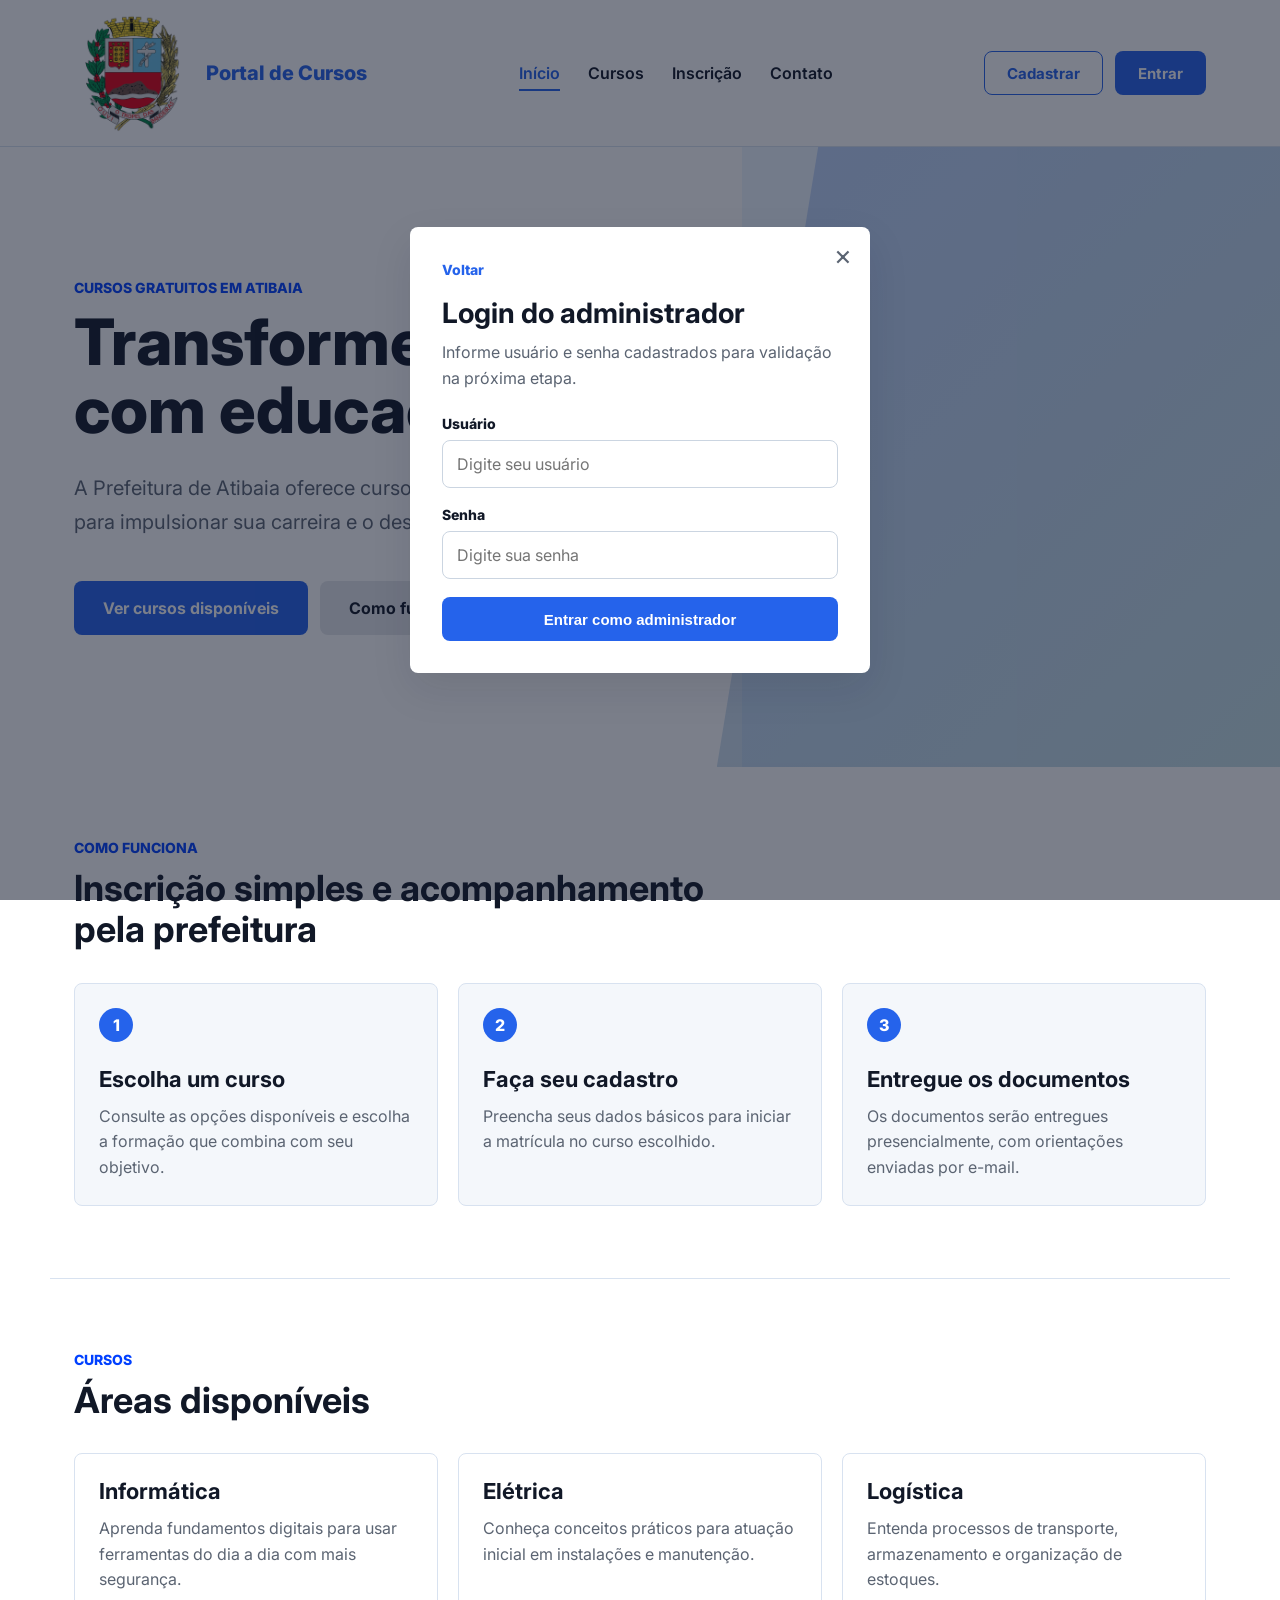
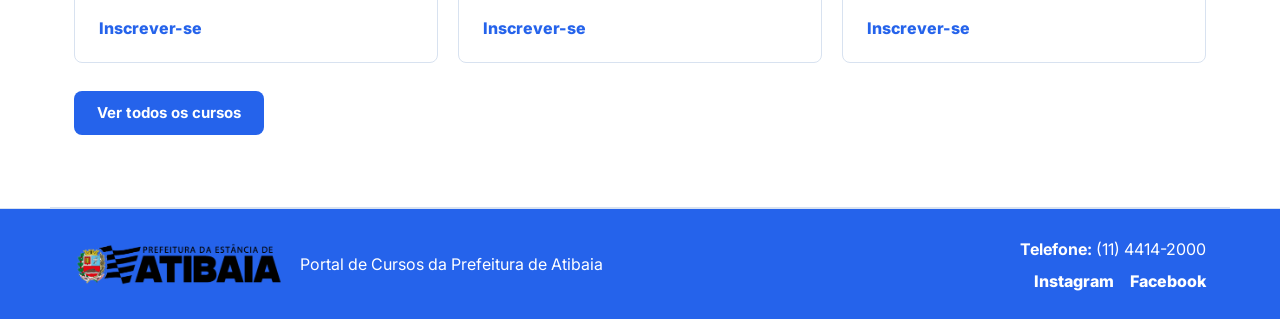
<file: alunos_matriculados.html>
<!DOCTYPE html>
<html lang="pt-br">
<head>
  <meta charset="UTF-8">
  <meta name="viewport" content="width=device-width, initial-scale=1.0">
  <title>Alunos Matriculados | Portal de Cursos Atibaia</title>
  <link rel="preconnect" href="https://fonts.googleapis.com">
  <link rel="preconnect" href="https://fonts.gstatic.com" crossorigin>
  <link href="https://fonts.googleapis.com/css2?family=Inter:wght@400;500;600;700;800&display=swap" rel="stylesheet">
  <link rel="stylesheet" href="css/CAlunos_matriculados.css">
  <script src="JS/scriptAlunos_matriculados.js" defer></script>
</head>
<body>
  <header class="admin-header">
    <div class="admin-header__inner">
      <a class="admin-brand" href="home_ADM.html">
        <img src="images/logoAtibaia.png" alt="Prefeitura de Atibaia" class="admin-brand__logo">
        <span>Portal de Cursos</span>
      </a>
      <nav class="admin-actions" aria-label="Ações administrativas">
        <a href="home_ADM.html" class="btn btn-secondary">Voltar</a>
        <a href="home.html" class="btn btn-primary sair-admin">Sair</a>
      </nav>
    </div>
  </header>

  <main class="admin-page">
    <section class="table-card">
      <div class="card-header">
        <div>
          <p class="eyebrow">Administração</p>
          <h1>Alunos matriculados</h1>
        </div>
        <span class="unit-badge">Unidade responsável: Centro</span>
      </div>

      <div class="table-responsive">
        <table class="students-table">
          <thead>
            <tr>
              <th>Nome do aluno</th>
              <th>E-mail</th>
              <th>CPF</th>
              <th>Curso</th>
              <th>Documentos</th>
              <th>Status</th>
              <th class="text-center">Ações</th>
            </tr>
          </thead>
          <tbody id="lista-alunos">
          </tbody>
        </table>
      </div>
    </section>
  </main>
</body>
</html>
</file>
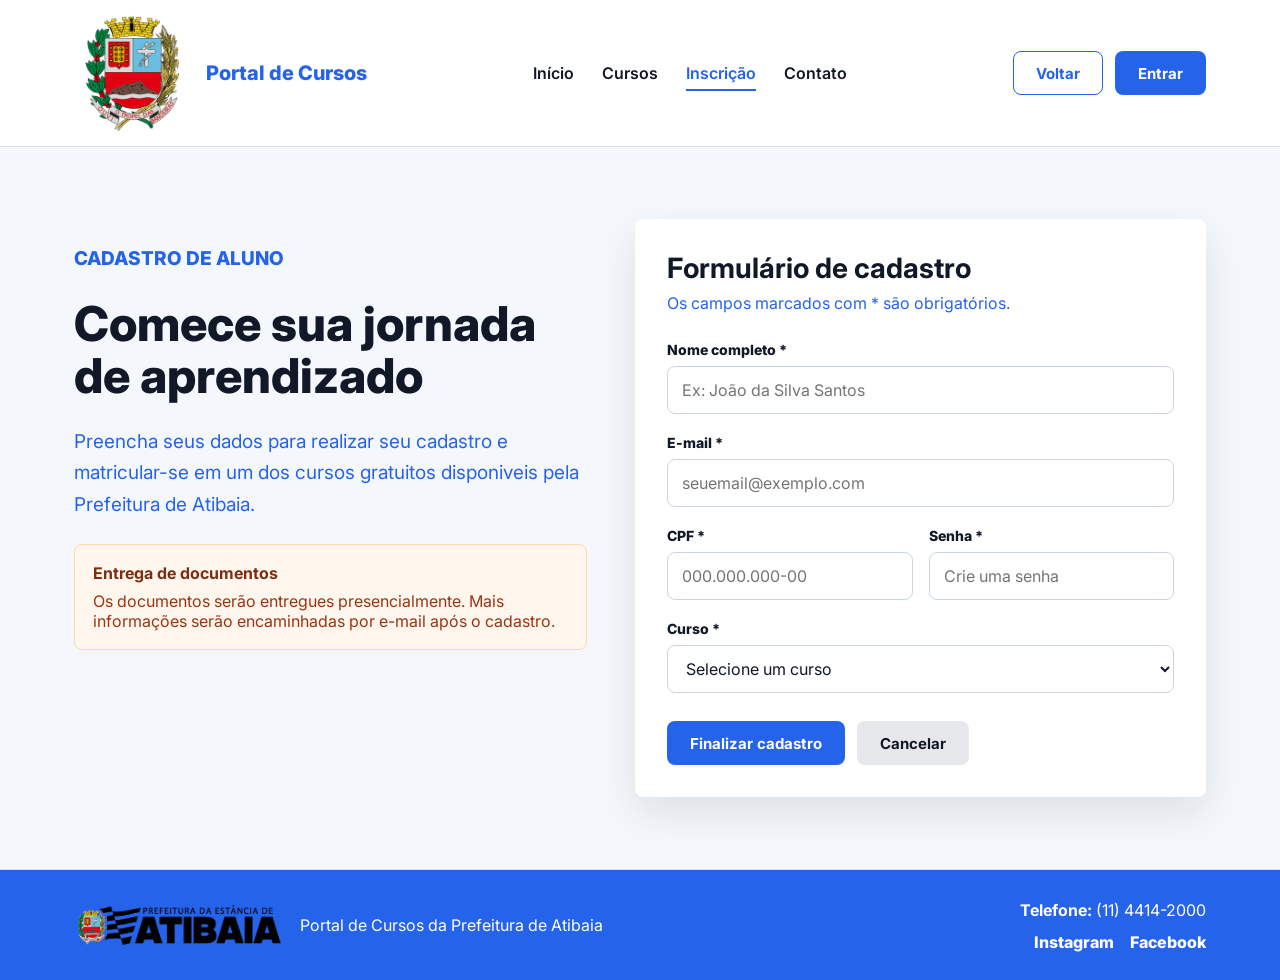
<file: cadastro_alunos.html>
<!DOCTYPE html>
<html lang="pt-br">
<head>
  <meta charset="UTF-8">
  <meta name="viewport" content="width=device-width, initial-scale=1.0">
  <title>Cadastro de Alunos | Portal de Cursos Atibaia</title>
  <link rel="preconnect" href="https://fonts.googleapis.com">
  <link rel="preconnect" href="https://fonts.gstatic.com" crossorigin>
  <link href="https://fonts.googleapis.com/css2?family=Inter:wght@400;500;600;700;800&display=swap" rel="stylesheet">
  <link rel="stylesheet" href="css/CCadastro_alunos.css">
  <link rel="stylesheet" href="css/footer.css">
  <script src="JS/scriptCadastro_alunos.js" defer></script>
</head>
<body>
  <header class="public-header">
    <div class="public-header__inner">
      <a class="brand" href="home.html" aria-label="Portal de Cursos Atibaia">
        <img src="images/logoAtibaia.png" alt="Prefeitura de Atibaia" class="brand__logo">
        <span class="brand__text">Portal de Cursos</span>
      </a>

      <nav class="main-nav" aria-label="Navegação principal">
        <a href="home.html" class="nav-link">Início</a>
        <a href="cursos.html" class="nav-link">Cursos</a>
        <a href="cadastro_alunos.html" class="nav-link active">Inscrição</a>
        <a href="#contato" class="nav-link">Contato</a>
      </nav>

      <div class="header-actions">
        <a href="home.html" class="btn btn-outline">Voltar</a>
        <a href="home.html#login-modal" class="btn btn-primary">Entrar</a>
      </div>
    </div>
  </header>

  <main class="registration-page">
    <section class="registration-intro">
      <p class="eyebrow">Cadastro de aluno</p>
      <h1>Comece sua jornada de aprendizado</h1>
      <p>
        Preencha seus dados para realizar seu cadastro e matricular-se em um dos cursos gratuitos disponiveis pela Prefeitura de Atibaia.
      </p>

      <div class="notice-box">
        <strong>Entrega de documentos</strong>
        <span>Os documentos serão entregues presencialmente. Mais informações serão encaminhadas por e-mail após o cadastro.</span>
      </div>
    </section>

    <section class="form-card" aria-labelledby="form-title">
      <div class="form-header">
        <h2 id="form-title">Formulário de cadastro</h2>
        <p>Os campos marcados com * são obrigatórios.</p>
      </div>

      <form action="#" method="post" class="registration-form">
        <div class="form-group">
          <label for="nome">Nome completo *</label>
          <input type="text" id="nome" name="nome" placeholder="Ex: João da Silva Santos" required>
        </div>

        <div class="form-group">
          <label for="email">E-mail *</label>
          <input type="email" id="email" name="email" placeholder="seuemail@exemplo.com" required>
        </div>

        <div class="form-row">
          <div class="form-group">
            <label for="cpf">CPF *</label>
            <input type="text" id="cpf" name="cpf" placeholder="000.000.000-00" required>
          </div>

          <div class="form-group">
            <label for="senha">Senha *</label>
            <input type="password" id="senha" name="senha" placeholder="Crie uma senha" required>
          </div>
        </div>

        <div class="form-group">
          <label for="curso">Curso *</label>
          <select id="curso" name="curso" required>
            <option value="">Selecione um curso</option>
          </select>
        </div>

        <div class="button-group">
          <button type="submit" class="btn btn-primary">Finalizar cadastro</button>
          <a href="home.html" class="btn btn-secondary">Cancelar</a>
        </div>
      </form>
    </section>
  </main>

  <footer class="public-footer" id="contato">
    <div class="public-footer__inner">
      <div class="public-footer__brand">
        <img src="images/logo_atibaia_fundo_transparente.png" alt="Prefeitura de Atibaia">
        <p>Portal de Cursos da Prefeitura de Atibaia</p>
      </div>

      <div class="public-footer__contact">
        <p><strong>Telefone:</strong> (11) 4414-2000</p>
        <div class="public-footer__links">
          <a href="https://www.instagram.com/prefatibaia/" target="_blank" rel="noopener">Instagram</a>
          <a href="https://www.facebook.com/prefatibaia" target="_blank" rel="noopener">Facebook</a>
        </div>
      </div>
    </div>
  </footer>
</body>
</html>
</file>
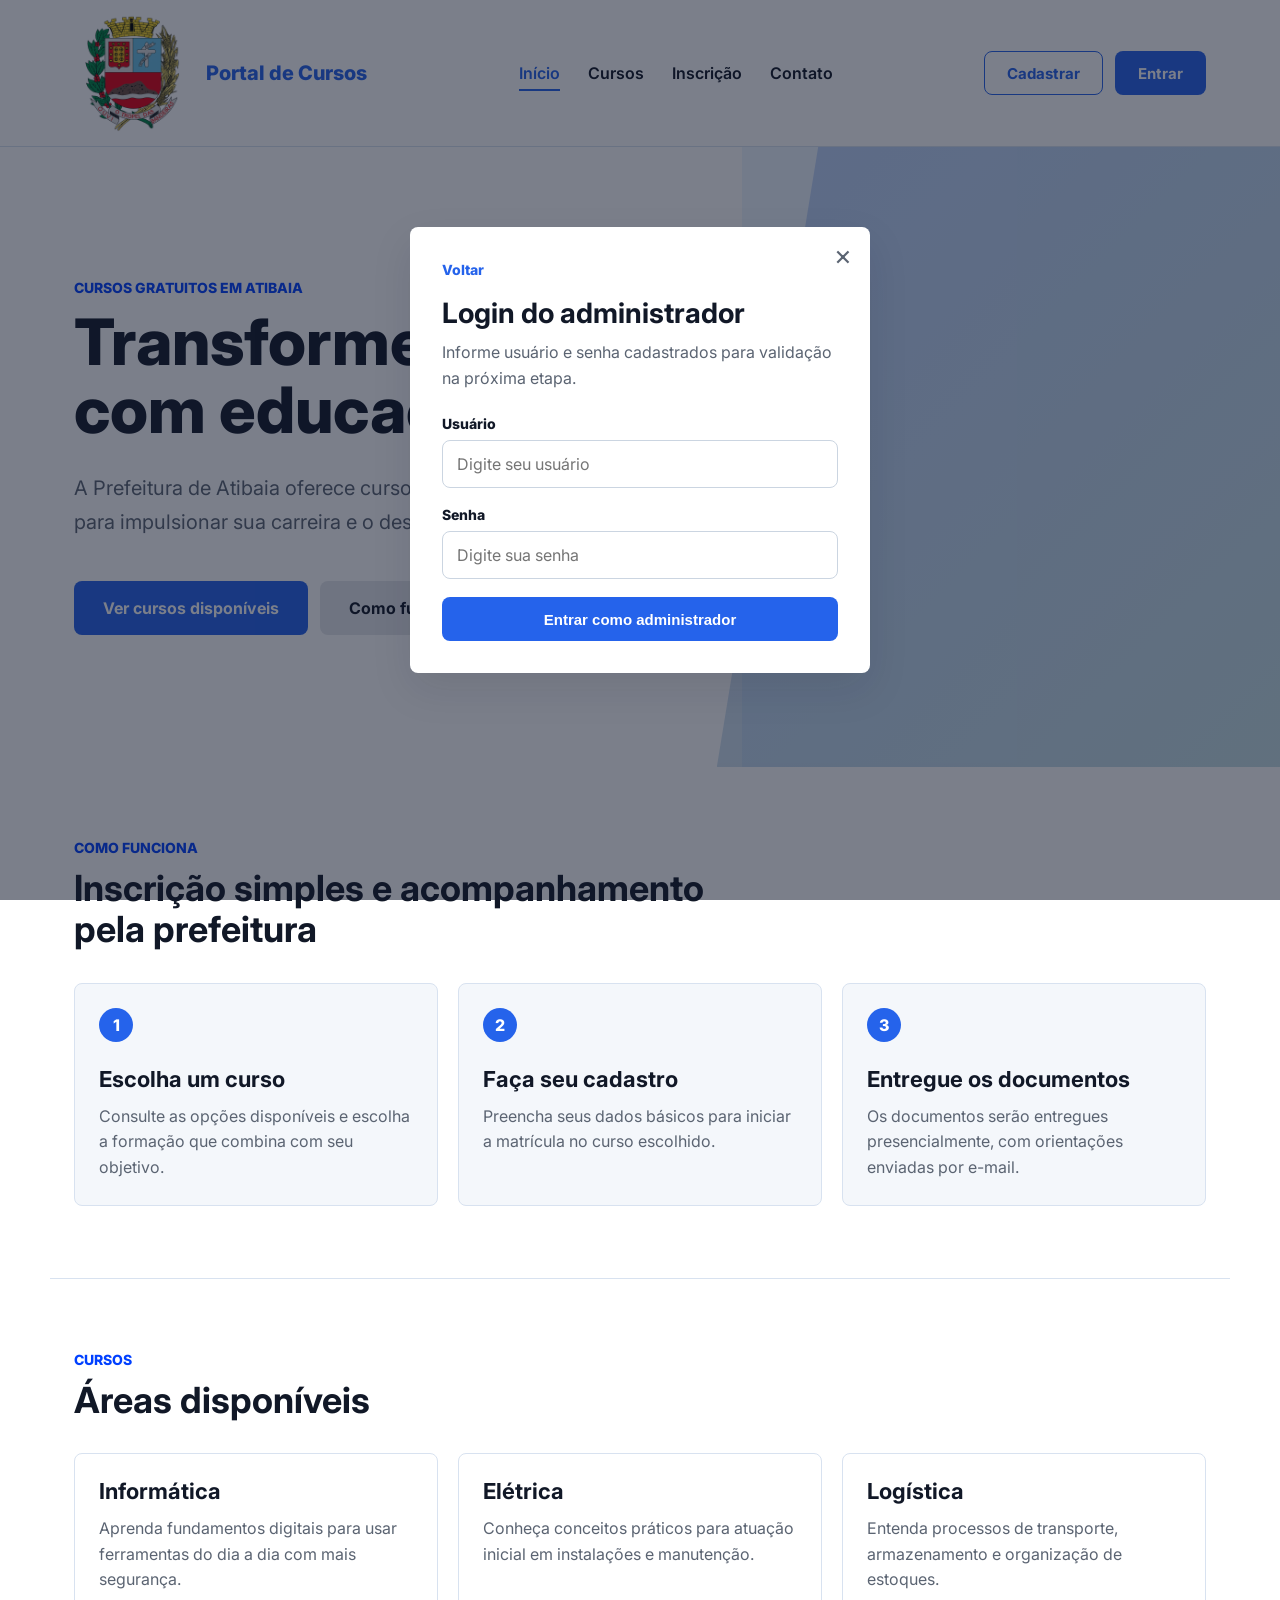
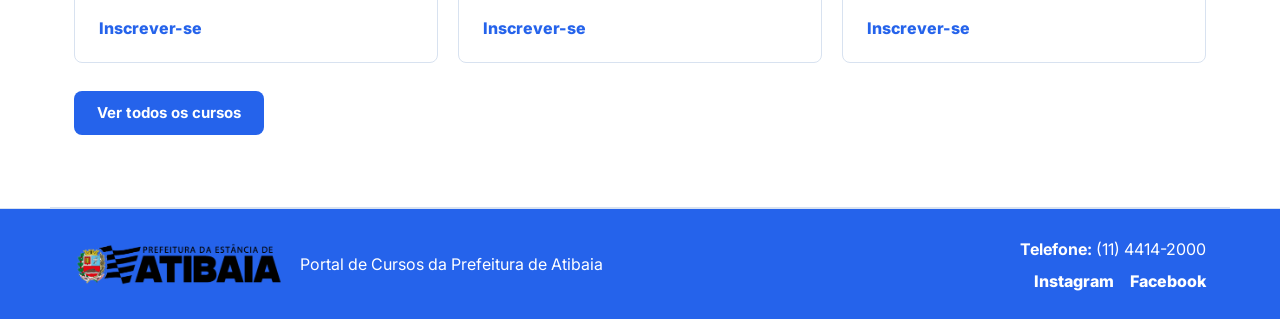
<file: cadastro_cursos.html>
<!DOCTYPE html>
<html lang="pt-br">
<head>
  <meta charset="UTF-8">
  <meta name="viewport" content="width=device-width, initial-scale=1.0">
  <title>Cadastrar Curso | Portal de Cursos Atibaia</title>
  <link rel="preconnect" href="https://fonts.googleapis.com">
  <link rel="preconnect" href="https://fonts.gstatic.com" crossorigin>
  <link href="https://fonts.googleapis.com/css2?family=Inter:wght@400;500;600;700;800&display=swap" rel="stylesheet">
  <link rel="stylesheet" href="css/CCadastro_cursos.css">
  <script src="JS/scriptCadastro_curso.js" defer></script>
</head>
<body>
  <header class="admin-header">
    <div class="admin-header__inner">
      <a class="admin-brand" href="home_ADM.html">
        <img src="images/logoAtibaia.png" alt="Prefeitura de Atibaia" class="admin-brand__logo">
        <span>Portal de Cursos</span>
      </a>
      <nav class="admin-actions" aria-label="Ações administrativas">
        <a href="home_ADM.html" class="btn btn-secondary">Voltar</a>
        <a href="home.html" class="btn btn-primary sair-admin">Sair</a>
      </nav>
    </div>
  </header>

  <main class="admin-page">
    <section class="form-shell">
      <div class="section-heading">
        <p class="eyebrow">Administração</p>
        <h1>Cadastrar curso</h1>
        <p>Preencha as informações principais do curso para exibição no portal.</p>
      </div>

      <form action="#" method="post" class="admin-form">
        <div class="form-group">
          <label for="nomeCurso">Nome do curso</label>
          <input type="text" id="nomeCurso" name="nomeCurso" placeholder="Digite o nome do curso">
        </div>

        <div class="form-row">
          <div class="form-group">
            <label for="instituicao">Instituição de ensino</label>
            <input type="text" id="instituicao" name="instituicao" placeholder="Ex: SENAI, ETEC">
          </div>

          <div class="form-group">
            <label for="cargaHoraria">Carga horária</label>
            <input type="text" id="cargaHoraria" name="cargaHoraria" placeholder="Ex: 40 horas">
          </div>
        </div>

        <div class="form-row">
          <div class="form-group">
            <label for="categoria">Categoria</label>
            <input type="text" id="categoria" name="categoria" placeholder="Ex: Tecnologia, Saúde">
          </div>

          <div class="form-group">
            <label for="vagas">Quantidade de vagas</label>
            <input type="number" id="vagas" name="vagas" min="1" placeholder="Ex: 16">
          </div>
        </div>

        <div class="form-row">
          <div class="form-group">
            <label for="endereco">Endereço</label>
            <input type="text" id="endereco" name="endereco" placeholder="Ex: Unidade Centro - Atibaia">
          </div>

          <div class="form-group">
            <label for="horario">Horário</label>
            <input type="text" id="horario" name="horario" placeholder="Ex: Terças e quintas, das 18h30 às 20h30">
          </div>
        </div>

        <div class="form-group">
          <label for="descricao">Descrição do curso</label>
          <textarea id="descricao" name="descricao" rows="5" placeholder="Detalhes do curso"></textarea>
        </div>

        <button type="submit" class="btn btn-primary">Salvar cadastro</button>
      </form>
    </section>
  </main>
</body>
</html>
</file>
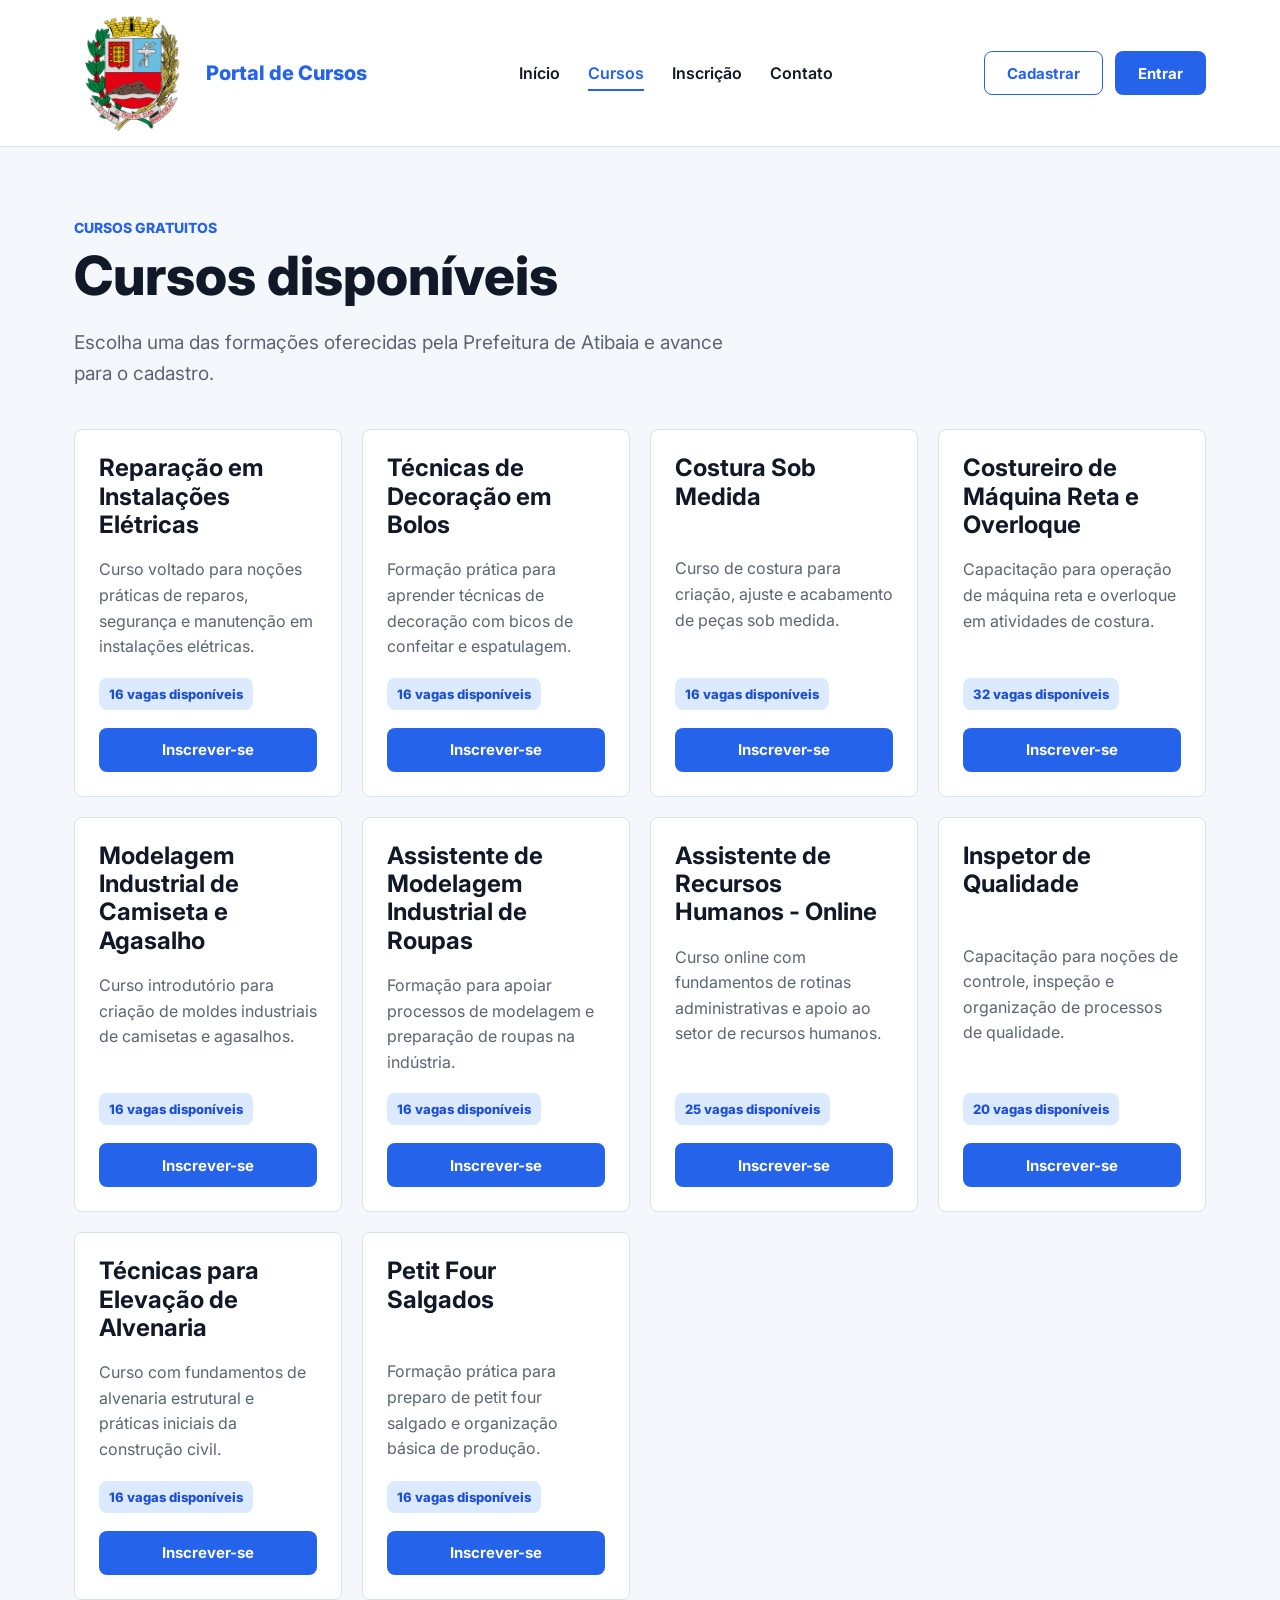
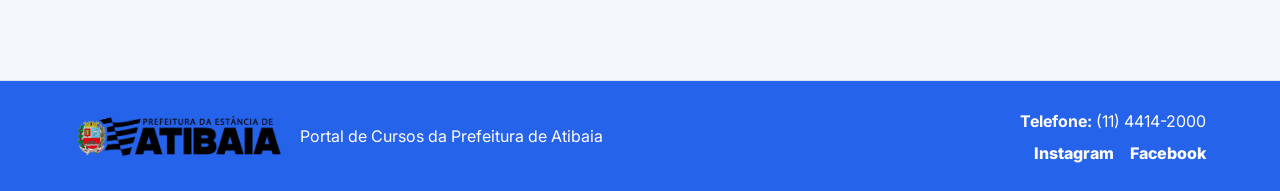
<file: cursos.html>
<!DOCTYPE html>
<html lang="pt-br">
<head>
  <meta charset="UTF-8">
  <meta name="viewport" content="width=device-width, initial-scale=1.0">
  <title>Cursos Disponíveis | Portal de Cursos Atibaia</title>
  <link rel="preconnect" href="https://fonts.googleapis.com">
  <link rel="preconnect" href="https://fonts.gstatic.com" crossorigin>
  <link href="https://fonts.googleapis.com/css2?family=Inter:wght@400;500;600;700;800&display=swap" rel="stylesheet">
  <link rel="stylesheet" href="css/CCursos.css">
  <link rel="stylesheet" href="css/footer.css">
  <script src="JS/scriptCursos.js" defer></script>
</head>
<body>
  <header class="public-header">
    <div class="public-header__inner">
      <a class="brand" href="home.html" aria-label="Portal de Cursos Atibaia">
        <img src="images/logoAtibaia.png" alt="Prefeitura de Atibaia" class="brand__logo">
        <span class="brand__text">Portal de Cursos</span>
      </a>

      <nav class="main-nav" aria-label="Navegação principal">
        <a href="home.html" class="nav-link">Início</a>
        <a href="cursos.html" class="nav-link active">Cursos</a>
        <a href="cadastro_alunos.html" class="nav-link">Inscrição</a>
        <a href="#contato" class="nav-link">Contato</a>
      </nav>

      <div class="header-actions">
        <a href="cadastro_alunos.html" class="btn btn-outline">Cadastrar</a>
        <a href="home.html#login-modal" class="btn btn-primary">Entrar</a>
      </div>
    </div>
  </header>

  <main>
    <section class="page-hero">
      <p class="eyebrow">Cursos gratuitos</p>
      <h1>Cursos disponíveis</h1>
      <p>Escolha uma das formações oferecidas pela Prefeitura de Atibaia e avance para o cadastro.</p>
    </section>

    <section class="courses-section" aria-label="Lista de cursos">
      <div class="courses-grid"></div>
    </section>
  </main>

  <footer class="public-footer" id="contato">
    <div class="public-footer__inner">
      <div class="public-footer__brand">
        <img src="images/logo_atibaia_fundo_transparente.png" alt="Prefeitura de Atibaia">
        <p>Portal de Cursos da Prefeitura de Atibaia</p>
      </div>

      <div class="public-footer__contact">
        <p><strong>Telefone:</strong> (11) 4414-2000</p>
        <div class="public-footer__links">
          <a href="https://www.instagram.com/prefatibaia/" target="_blank" rel="noopener">Instagram</a>
          <a href="https://www.facebook.com/prefatibaia" target="_blank" rel="noopener">Facebook</a>
        </div>
      </div>
    </div>
  </footer>
</body>
</html>
</file>
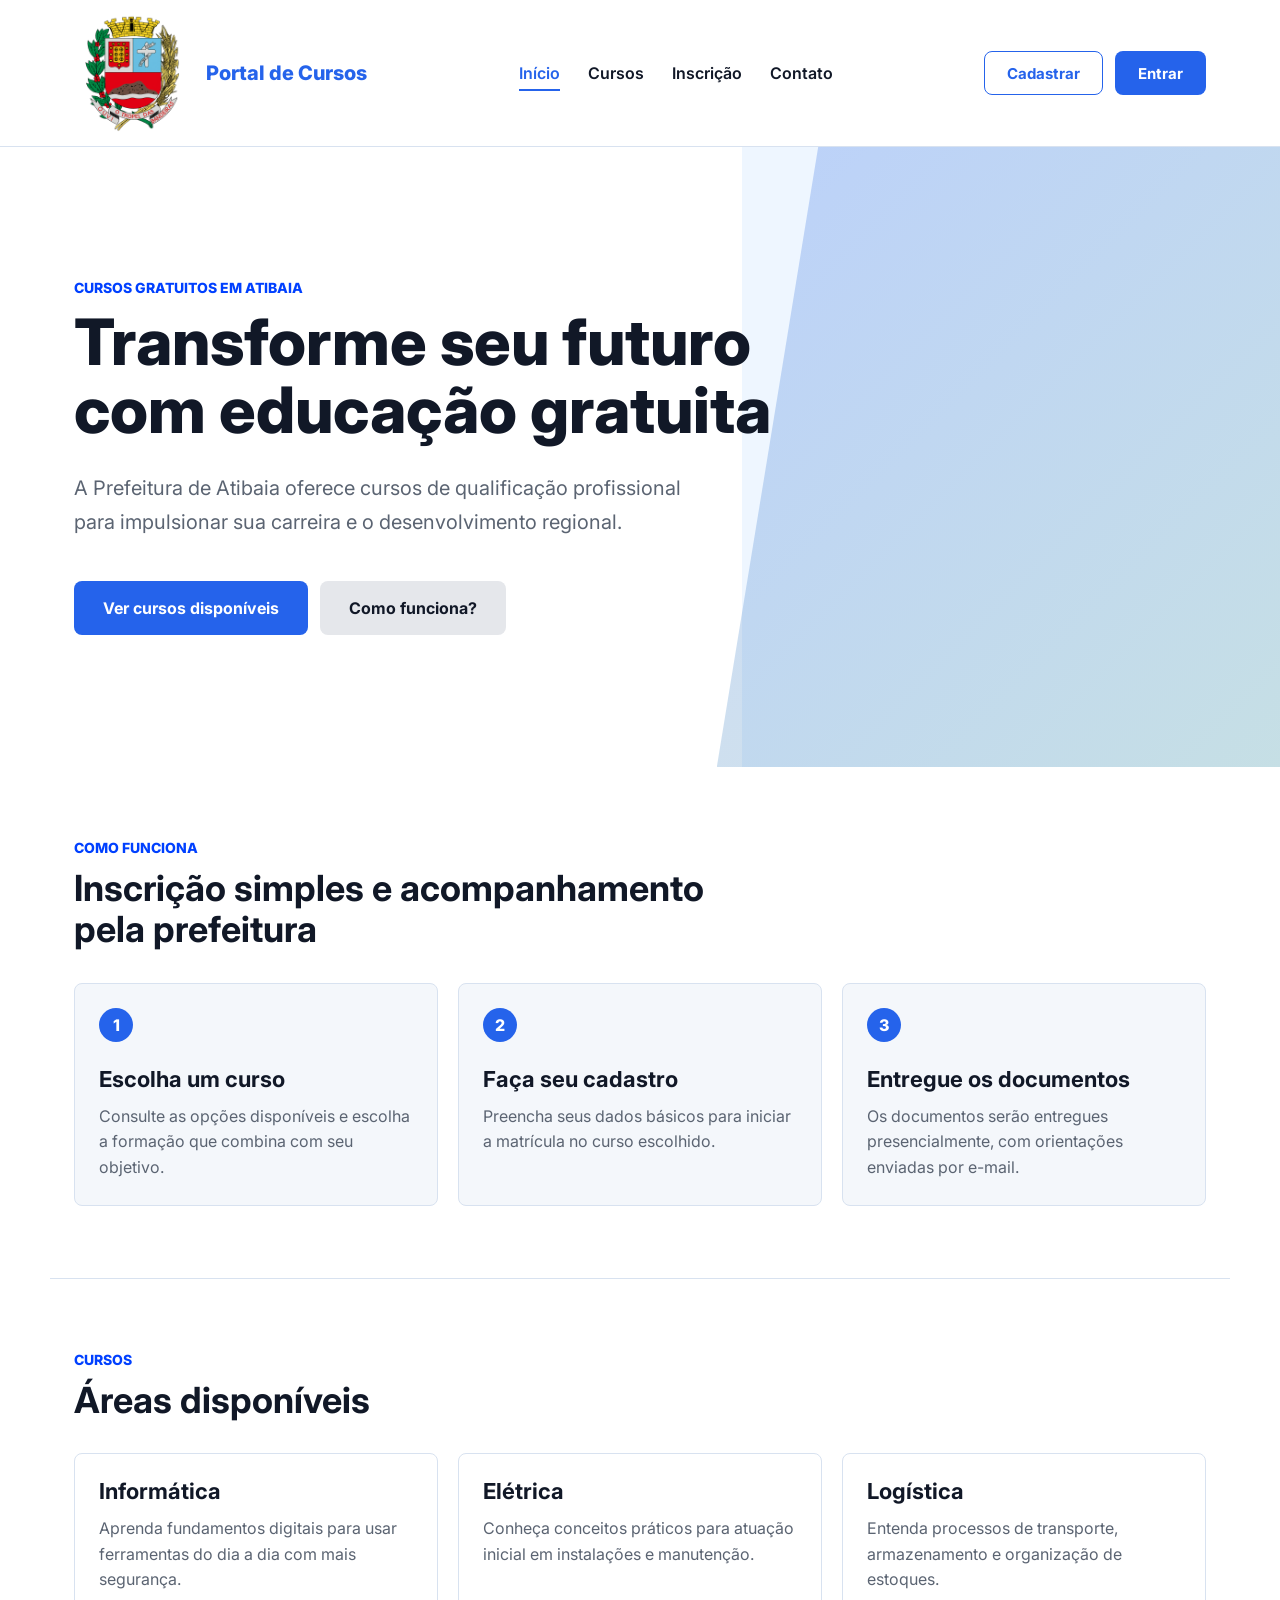
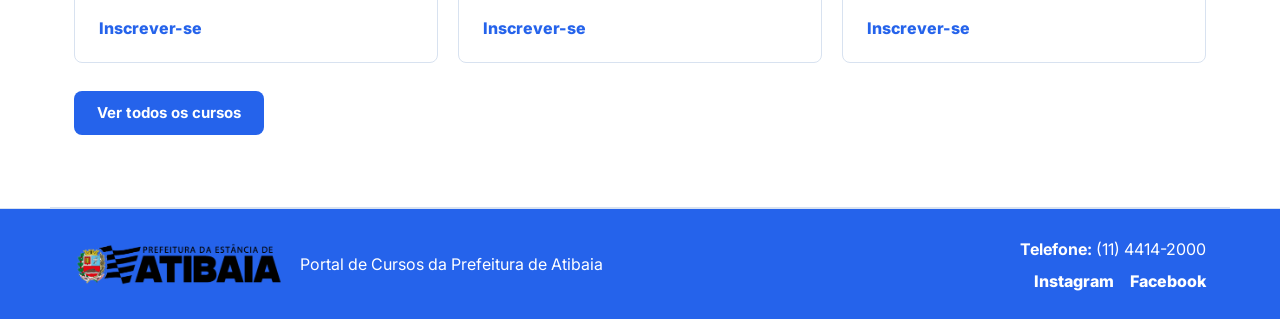
<file: home.html>
<!DOCTYPE html>
<html lang="pt-br">
<head>
  <meta charset="UTF-8">
  <meta name="viewport" content="width=device-width, initial-scale=1.0">
  <title>Portal de Cursos Atibaia</title>
  <link rel="preconnect" href="https://fonts.googleapis.com">
  <link rel="preconnect" href="https://fonts.gstatic.com" crossorigin>
  <link href="https://fonts.googleapis.com/css2?family=Inter:wght@400;500;600;700;800&display=swap" rel="stylesheet">
  <link rel="stylesheet" href="css/CHome.css">
  <link rel="stylesheet" href="css/footer.css">
  <script src="JS/scriptHome.js" defer></script>
</head>
<body>
  <header class="public-header">
    <div class="public-header__inner">
      <a class="brand" href="home.html" aria-label="Portal de Cursos Atibaia">
        <img src="images/logoAtibaia.png" alt="Prefeitura de Atibaia" class="brand__logo">
        <span class="brand__text">Portal de Cursos</span>
      </a>

      <nav class="main-nav" aria-label="Navegação principal">
        <a href="home.html" class="nav-link active">Início</a>
        <a href="cursos.html" class="nav-link">Cursos</a>
        <a href="cadastro_alunos.html" class="nav-link">Inscrição</a>
        <a href="#contato" class="nav-link">Contato</a>
      </nav>

      <div class="header-actions">
        <a href="cadastro_alunos.html" class="btn btn-outline">Cadastrar</a>
        <a href="#login-modal" class="btn btn-primary">Entrar</a>
      </div>
    </div>
  </header>

  <main>
    <section class="hero-section">
      <div class="hero-bg-shape" aria-hidden="true"></div>
      <div class="hero-content">
        <p class="eyebrow">Cursos gratuitos em Atibaia</p>
        <h1>Transforme seu futuro com educação gratuita</h1>
        <p class="hero-description">
          A Prefeitura de Atibaia oferece cursos de qualificação profissional para impulsionar sua carreira e o desenvolvimento regional.
        </p>
        <div class="hero-buttons">
          <a href="cursos.html" class="btn btn-primary btn-large">Ver cursos disponíveis</a>
          <a href="#como-funciona" class="btn btn-secondary btn-large">Como funciona?</a>
        </div>
      </div>
    </section>

    <section class="info-section" id="como-funciona">
      <div class="section-heading">
        <p class="eyebrow">Como funciona</p>
        <h2>Inscrição simples e acompanhamento pela prefeitura</h2>
      </div>
      <div class="info-grid">
        <article class="info-card">
          <span class="info-number">1</span>
          <h3>Escolha um curso</h3>
          <p>Consulte as opções disponíveis e escolha a formação que combina com seu objetivo.</p>
        </article>
        <article class="info-card">
          <span class="info-number">2</span>
          <h3>Faça seu cadastro</h3>
          <p>Preencha seus dados básicos para iniciar a matrícula no curso escolhido.</p>
        </article>
        <article class="info-card">
          <span class="info-number">3</span>
          <h3>Entregue os documentos</h3>
          <p>Os documentos serão entregues presencialmente, com orientações enviadas por e-mail.</p>
        </article>
      </div>
    </section>

    <section class="courses-preview" id="cursos">
      <div class="section-heading">
        <p class="eyebrow">Cursos</p>
        <h2>Áreas disponíveis</h2>
      </div>
      <div class="courses-grid">
        <article class="course-card">
          <h3>Informática</h3>
          <p>Aprenda fundamentos digitais para usar ferramentas do dia a dia com mais segurança.</p>
          <a href="cadastro_alunos.html">Inscrever-se</a>
        </article>
        <article class="course-card">
          <h3>Elétrica</h3>
          <p>Conheça conceitos práticos para atuação inicial em instalações e manutenção.</p>
          <a href="cadastro_alunos.html">Inscrever-se</a>
        </article>
        <article class="course-card">
          <h3>Logística</h3>
          <p>Entenda processos de transporte, armazenamento e organização de estoques.</p>
          <a href="cadastro_alunos.html">Inscrever-se</a>
        </article>
      </div>
      <div class="section-action">
        <a href="cursos.html" class="btn btn-primary">Ver todos os cursos</a>
      </div>
    </section>

  </main>

  <footer class="public-footer" id="contato">
    <div class="public-footer__inner">
      <div class="public-footer__brand">
        <img src="images/logo_atibaia_fundo_transparente.png" alt="Prefeitura de Atibaia">
        <p>Portal de Cursos da Prefeitura de Atibaia</p>
      </div>

      <div class="public-footer__contact">
        <p><strong>Telefone:</strong> (11) 4414-2000</p>
        <div class="public-footer__links">
          <a href="https://www.instagram.com/prefatibaia/" target="_blank" rel="noopener">Instagram</a>
          <a href="https://www.facebook.com/prefatibaia" target="_blank" rel="noopener">Facebook</a>
        </div>
      </div>
    </div>
  </footer>

  <div class="login-modal" id="login-modal" aria-hidden="true">
    <div class="login-modal__dialog" role="dialog" aria-labelledby="login-title">
      <a href="#" class="login-modal__close" aria-label="Fechar modal">×</a>
      <h2 id="login-title">Entrar no portal</h2>
      <p>Escolha o tipo de acesso para informar usuário e senha.</p>
      <div class="login-options">
        <a href="#login-admin" class="login-option">
          <strong>Administrador</strong>
          <span>Acessar área administrativa</span>
        </a>
        <a href="#login-estudante" class="login-option">
          <strong>Estudante</strong>
          <span>Acompanhar cursos matriculados</span>
        </a>
      </div>
    </div>
  </div>

  <div class="login-modal" id="login-admin" aria-hidden="true">
    <div class="login-modal__dialog" role="dialog" aria-labelledby="login-admin-title">
      <a href="#" class="login-modal__close" aria-label="Fechar modal">×</a>
      <a href="#login-modal" class="login-modal__back">Voltar</a>
      <h2 id="login-admin-title">Login do administrador</h2>
      <p>Informe usuário e senha cadastrados para validação na próxima etapa.</p>
      <form action="home_ADM.html" method="get" class="login-form">
        <div class="login-form__field">
          <label for="admin-usuario">Usuário</label>
          <input type="text" id="admin-usuario" name="usuario" placeholder="Digite seu usuário" required>
        </div>
        <div class="login-form__field">
          <label for="admin-senha">Senha</label>
          <input type="password" id="admin-senha" name="senha" placeholder="Digite sua senha" required>
        </div>
        <button type="submit" class="btn btn-primary">Entrar como administrador</button>
      </form>
    </div>
  </div>

  <div class="login-modal" id="login-estudante" aria-hidden="true">
    <div class="login-modal__dialog" role="dialog" aria-labelledby="login-student-title">
      <a href="#" class="login-modal__close" aria-label="Fechar modal">×</a>
      <a href="#login-modal" class="login-modal__back">Voltar</a>
      <h2 id="login-student-title">Login do estudante</h2>
      <p>Informe usuário e senha cadastrados para validação na próxima etapa.</p>
      <form action="usuario.html" method="get" class="login-form">
        <div class="login-form__field">
          <label for="estudante-usuario">Usuário</label>
          <input type="text" id="estudante-usuario" name="usuario" placeholder="Digite seu usuário" required>
        </div>
        <div class="login-form__field">
          <label for="estudante-senha">Senha</label>
          <input type="password" id="estudante-senha" name="senha" placeholder="Digite sua senha" required>
        </div>
        <button type="submit" class="btn btn-primary">Entrar como estudante</button>
      </form>
    </div>
  </div>
</body>
</html>
</file>
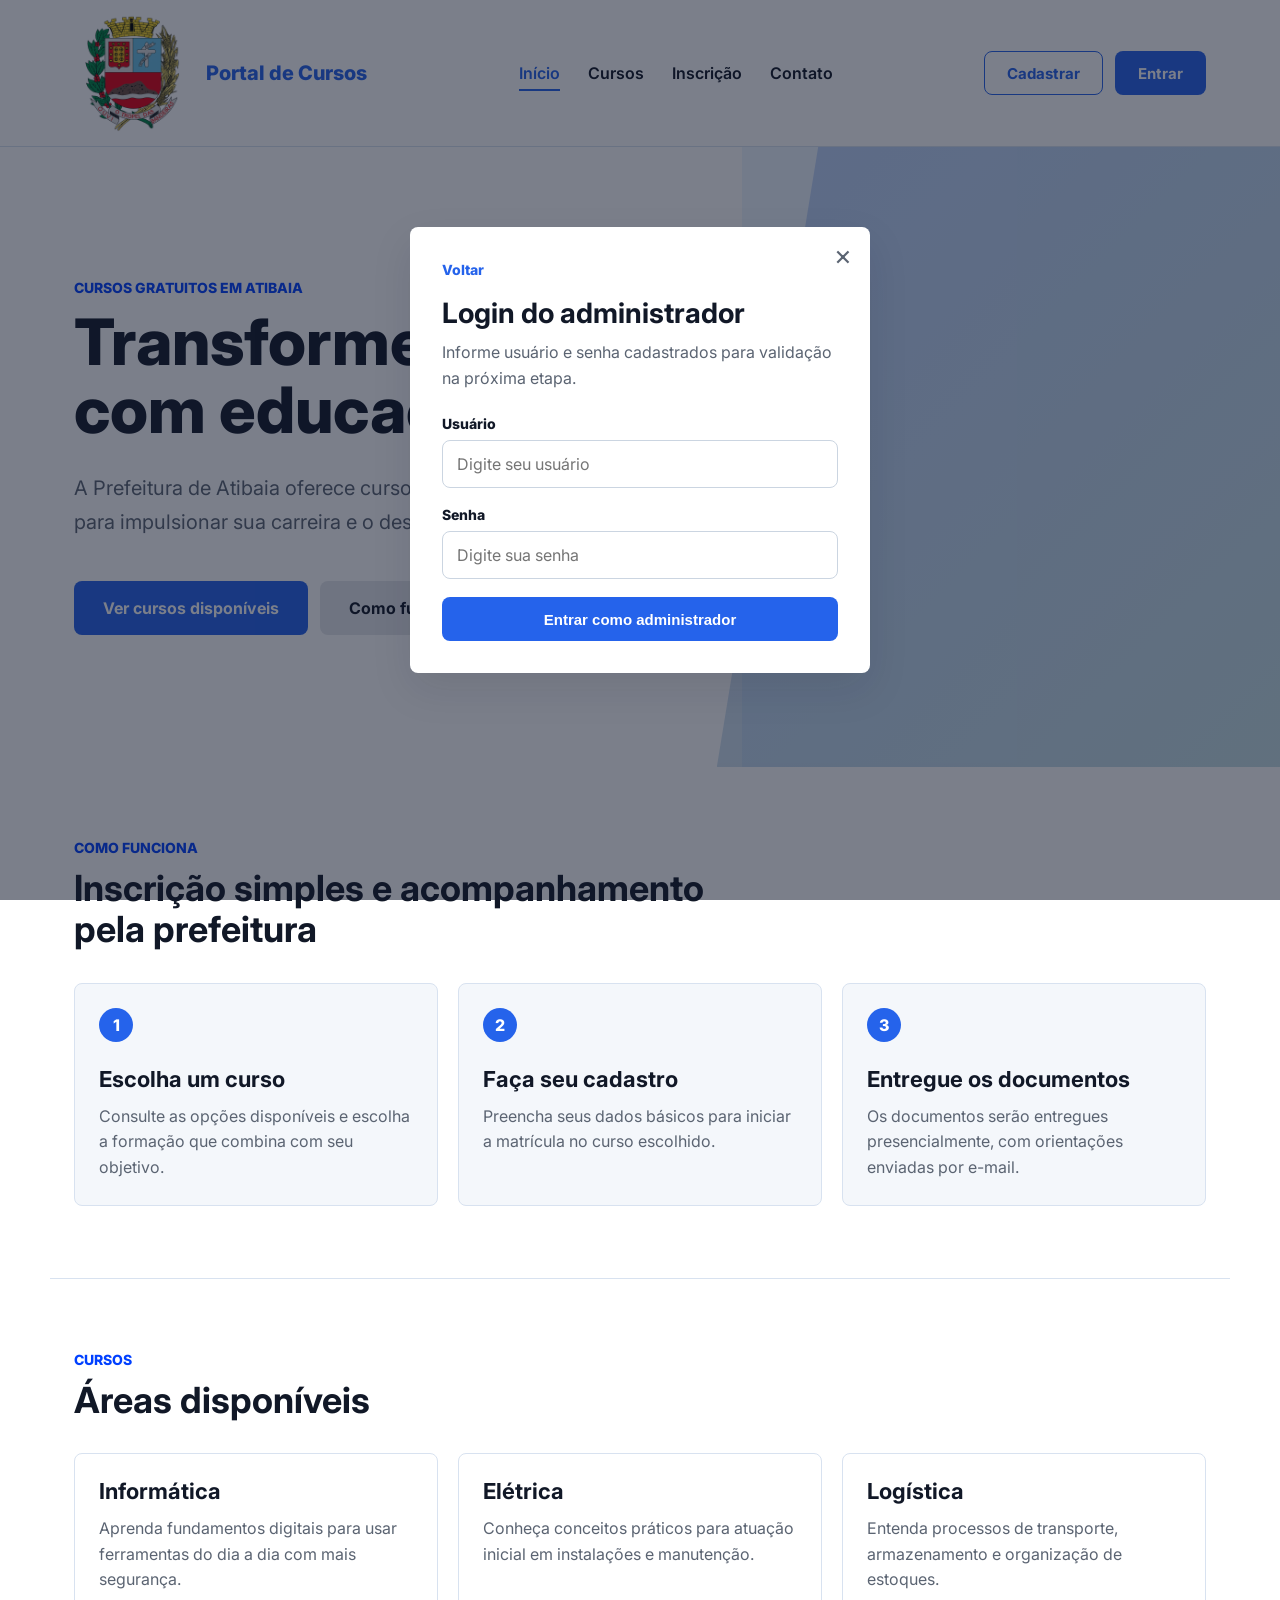
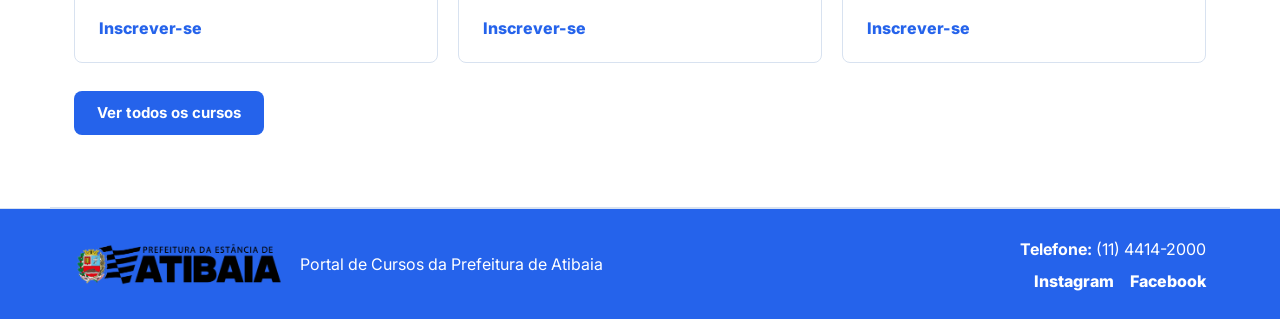
<file: home_ADM.html>
<!DOCTYPE html>
<html lang="pt-br">
<head>
  <meta charset="UTF-8">
  <meta name="viewport" content="width=device-width, initial-scale=1.0">
  <title>Área Administrativa | Portal de Cursos Atibaia</title>
  <link rel="preconnect" href="https://fonts.googleapis.com">
  <link rel="preconnect" href="https://fonts.gstatic.com" crossorigin>
  <link href="https://fonts.googleapis.com/css2?family=Inter:wght@400;500;600;700;800&display=swap" rel="stylesheet">
  <link rel="stylesheet" href="css/home_ADM.css">
  <script src="JS/home_ADM.js" defer></script>
</head>
<body>
  <header class="admin-header">
    <div class="admin-header__inner">
      <a class="admin-brand" href="home_ADM.html">
        <img src="images/logoAtibaia.png" alt="Prefeitura de Atibaia" class="admin-brand__logo">
        <span>Portal de Cursos</span>
      </a>
      <nav class="admin-actions" aria-label="Ações administrativas">
        <a href="home.html" class="btn btn-secondary sair-admin">Sair</a>
        <a href="home.html#login-modal" class="btn btn-primary">Login</a>
      </nav>
    </div>
  </header>

  <main class="admin-page">
    <section class="admin-hero">
      <div>
        <p class="eyebrow">Área do administrador</p>
        <h1 id="nome-admin">Bem-vindo</h1>
        <p>Selecione o que deseja fazer no painel administrativo.</p>
      </div>
    </section>

    <section class="services-section" aria-labelledby="services-title">
      <h2 id="services-title">Serviços disponíveis</h2>
      <div class="cards-grid">
        <article class="action-card">
          <h3>Cadastrar curso</h3>
          <p>Realize novos cadastros de cursos para exibição no portal.</p>
          <a href="cadastro_cursos.html" class="btn btn-primary">Cadastrar curso</a>
        </article>

        <article class="action-card">
          <h3>Conferir matrículas</h3>
          <p>Verifique pendências, documentos e status das matrículas cadastradas.</p>
          <a href="alunos_matriculados.html" class="btn btn-primary">Conferir matrículas</a>
        </article>

        <article class="action-card">
          <h3>Encerrar acesso</h3>
          <p>Retorne para a página inicial do portal de cursos.</p>
          <a href="home.html" class="btn btn-secondary sair-admin">Sair</a>
        </article>
      </div>
    </section>
  </main>
</body>
</html>
</file>
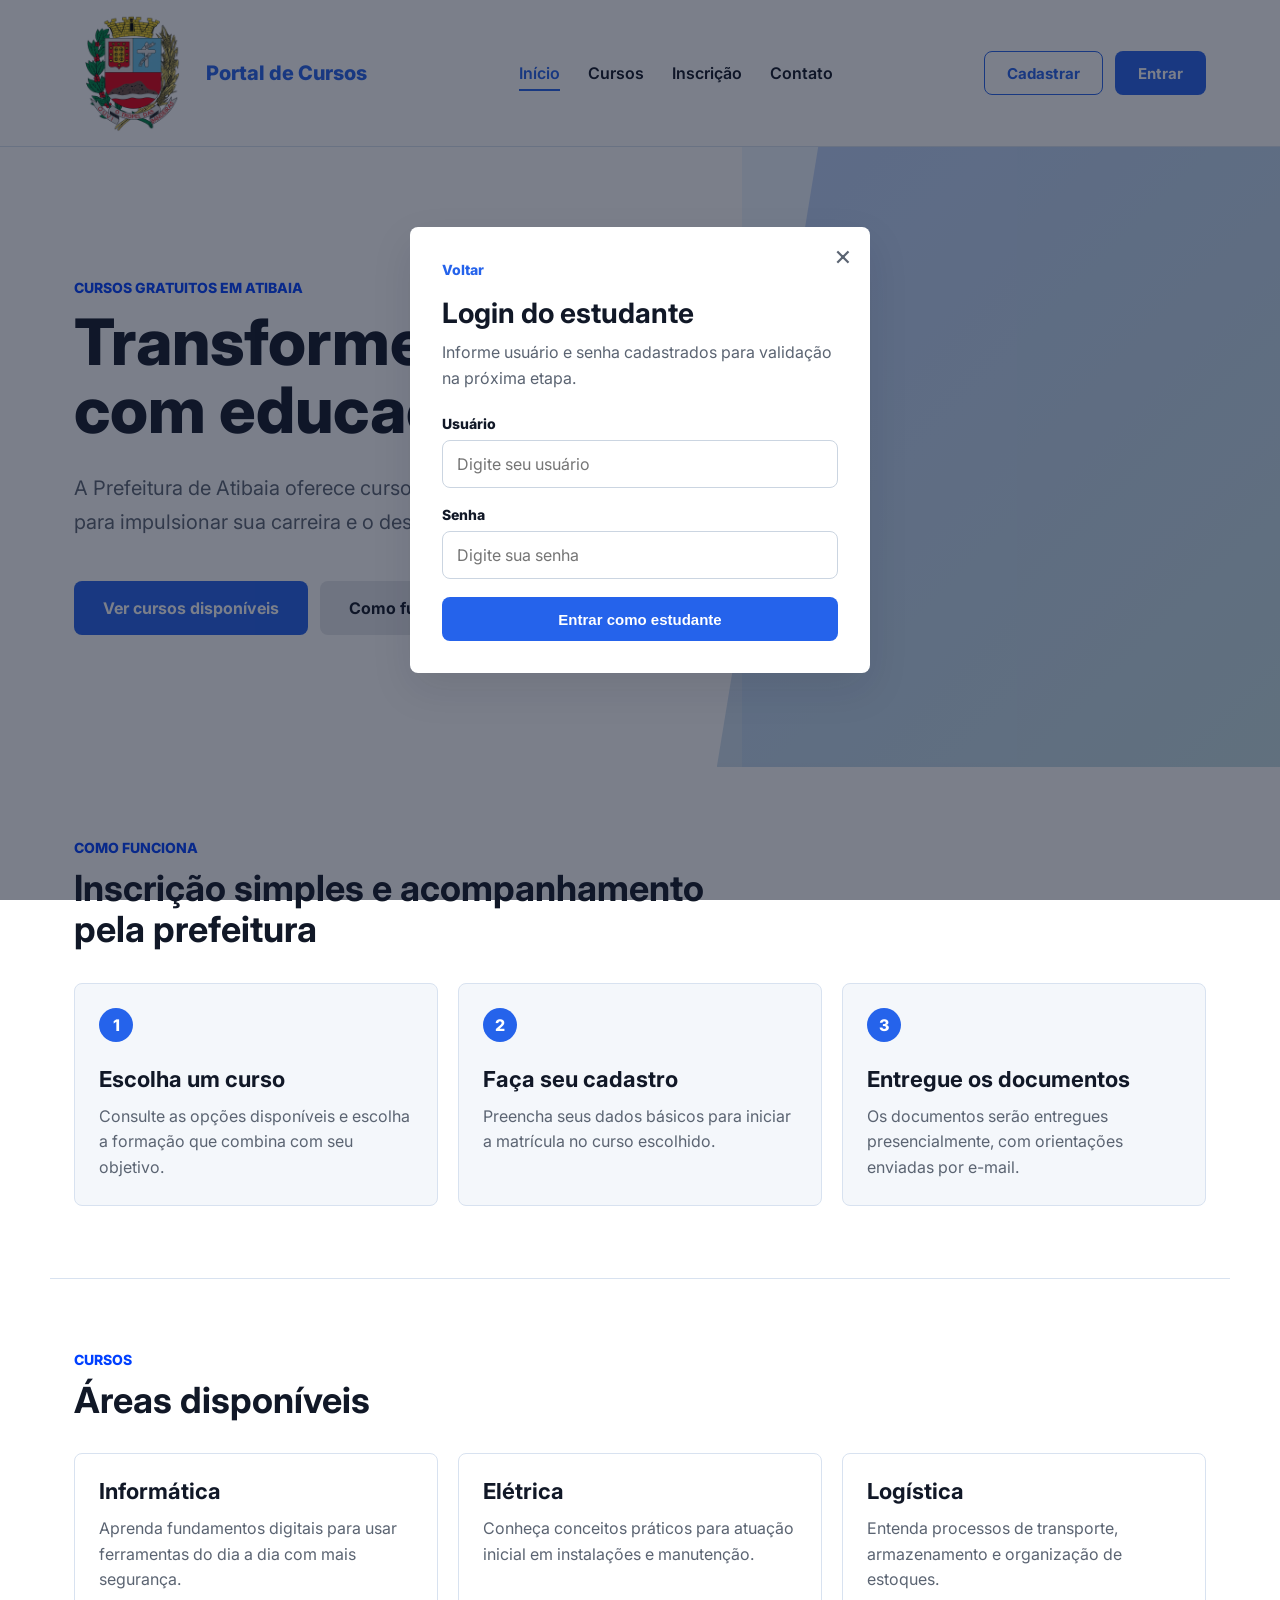
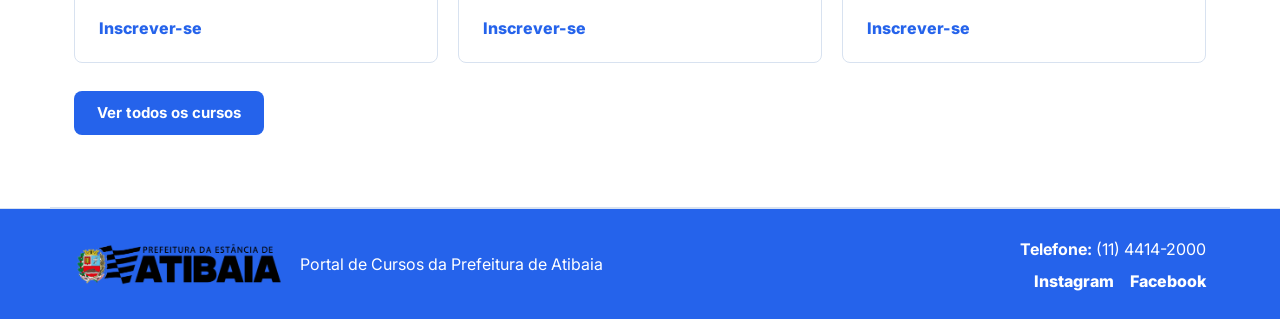
<file: usuario.html>
<!DOCTYPE html>
<html lang="pt-br">
<head>
  <meta charset="UTF-8">
  <meta name="viewport" content="width=device-width, initial-scale=1.0">
  <title>Área do Estudante | Portal de Cursos Atibaia</title>
  <link rel="preconnect" href="https://fonts.googleapis.com">
  <link rel="preconnect" href="https://fonts.gstatic.com" crossorigin>
  <link href="https://fonts.googleapis.com/css2?family=Inter:wght@400;500;600;700;800&display=swap" rel="stylesheet">
  <link rel="stylesheet" href="css/CUsuario.css">
  <script src="JS/scriptUsuario.js" defer></script>
</head>
<body>
  <header class="student-header">
    <div class="student-header__inner">
      <a class="student-brand" href="usuario.html">
        <img src="images/logoAtibaia.png" alt="Prefeitura de Atibaia" class="student-brand__logo">
        <span>Portal de Cursos</span>
      </a>
      <nav class="student-actions" aria-label="Ações do estudante">
        <a href="home.html" class="btn btn-secondary">Início</a>
        <a href="home.html" class="btn btn-primary sair-aluno">Sair</a>
      </nav>
    </div>
  </header>

  <main class="student-page">
    <section class="student-hero">
      <p class="eyebrow">Área do estudante</p>
      <h1>Meus cursos</h1>
      <p>Acompanhe as informações dos cursos em que você está matriculado.</p>
    </section>

    <section class="courses-list" id="cursos-aluno" aria-label="Cursos matriculados"></section>
  </main>
</body>
</html>
</file>
<file: css/CAlunos_matriculados.css>
:root {
  --primary: #2563eb;
  --primary-dark: #1d4ed8;
  --ink: #111827;
  --muted: #5b6472;
  --line: #d8e2f0;
  --surface: #ffffff;
  --surface-alt: #f4f7fb;
  --success: #0f766e;
  --danger: #b91c1c;
  --radius: 8px;
  --shadow: 0 16px 40px rgba(15, 23, 42, 0.10);
}

*,
*::before,
*::after {
  box-sizing: border-box;
}

body {
  margin: 0;
  font-family: 'Inter', sans-serif;
  background: var(--surface-alt);
  color: var(--ink);
}

a {
  color: inherit;
  text-decoration: none;
}

button {
  font: inherit;
}

.admin-header {
  background: var(--surface);
  border-bottom: 1px solid var(--line);
}

.admin-header__inner {
  max-width: 1180px;
  min-height: 78px;
  margin: 0 auto;
  padding: 14px 24px;
  display: flex;
  align-items: center;
  justify-content: space-between;
  gap: 24px;
}

.admin-brand {
  display: inline-flex;
  align-items: center;
  gap: 14px;
  color: var(--primary);
  font-size: 20px;
  font-weight: 800;
}

.admin-brand__logo {
  width: 118px;
  height: auto;
  display: block;
}

.admin-actions {
  display: flex;
  align-items: center;
  gap: 12px;
}

.btn {
  display: inline-flex;
  align-items: center;
  justify-content: center;
  min-height: 44px;
  padding: 0 22px;
  border: 1px solid transparent;
  border-radius: var(--radius);
  font-weight: 700;
  font-size: 15px;
  cursor: pointer;
  transition: background-color 0.2s ease, color 0.2s ease, transform 0.2s ease;
}

.btn:hover {
  transform: translateY(-1px);
}

.btn-primary {
  background: var(--primary);
  color: #ffffff;
}

.btn-primary:hover {
  background: var(--primary-dark);
}

.btn-secondary {
  background: #e5e7eb;
  color: var(--ink);
}

.btn-secondary:hover {
  background: #d1d5db;
}

.admin-page {
  max-width: 1180px;
  margin: 0 auto;
  padding: 72px 24px;
}

.table-card {
  padding: 32px;
  border: 1px solid var(--line);
  border-radius: var(--radius);
  background: var(--surface);
  box-shadow: var(--shadow);
}

.card-header {
  display: flex;
  align-items: flex-start;
  justify-content: space-between;
  gap: 24px;
  margin-bottom: 28px;
}

.eyebrow {
  margin: 0 0 12px;
  color: var(--success);
  font-size: 14px;
  font-weight: 800;
  text-transform: uppercase;
}

.card-header h1 {
  margin: 0;
  font-size: 36px;
  line-height: 1.1;
}

.unit-badge {
  display: inline-flex;
  align-items: center;
  min-height: 34px;
  padding: 0 14px;
  border-radius: 999px;
  background: #e5e7eb;
  color: var(--ink);
  font-size: 13px;
  font-weight: 800;
  white-space: nowrap;
}

.table-responsive {
  width: 100%;
  overflow-x: auto;
}

.students-table {
  width: 100%;
  min-width: 980px;
  border-collapse: collapse;
}

.students-table th,
.students-table td {
  padding: 14px;
  border-bottom: 1px solid var(--line);
  text-align: left;
  vertical-align: middle;
}

.students-table th {
  background: #f8fafc;
  color: var(--muted);
  font-size: 13px;
  font-weight: 800;
  text-transform: uppercase;
}

.students-table tbody tr:hover {
  background: #f8fafc;
}

.text-center {
  text-align: center;
}

.status-badge {
  display: inline-flex;
  align-items: center;
  min-height: 28px;
  padding: 0 10px;
  border-radius: 999px;
  font-size: 12px;
  font-weight: 800;
}

.status-badge.pending {
  background: #fef3c7;
  color: #92400e;
}

.status-badge.complete,
.status-badge.active {
  background: #d1fae5;
  color: #047857;
}

.status-badge.canceled {
  background: #fee2e2;
  color: var(--danger);
}

.action-buttons {
  display: flex;
  justify-content: center;
  gap: 8px;
}

.btn-table {
  min-height: 36px;
  padding: 0 12px;
  border: 0;
  border-radius: var(--radius);
  color: #ffffff;
  font-size: 12px;
  font-weight: 800;
  cursor: pointer;
  white-space: nowrap;
}

.btn-info {
  background: var(--primary);
}

.btn-danger {
  background: #dc2626;
}

@media (max-width: 760px) {
  .admin-header__inner,
  .card-header {
    flex-direction: column;
    align-items: center;
    text-align: center;
  }
}

@media (max-width: 560px) {
  .admin-actions {
    width: 100%;
    flex-direction: column;
  }

  .admin-actions .btn {
    width: 100%;
  }

  .admin-page {
    padding: 56px 16px;
  }

  .table-card {
    padding: 20px;
  }
}
</file>
<file: css/CCadastro_alunos.css>
:root {
  --primary: #2563eb;
  --primary-dark: #1d4ed8;
  --primary-soft: #dbeafe;
  --ink: #111827;
  --muted: #2563eb  ;
  --line: #d8e2f0;
  --surface: #ffffff;
  --surface-alt: #f4f7fb;
  --success: #0f766e;
  --warning-bg: #fff7ed;
  --warning-text: #9a3412;
  --radius: 8px;
  --shadow: 0 16px 40px rgba(15, 23, 42, 0.10);
}

*,
*::before,
*::after {
  box-sizing: border-box;
}

body {
  margin: 0;
  font-family: 'Inter', sans-serif;
  background: var(--surface-alt);
  color: var(--ink);
  -webkit-font-smoothing: antialiased;
}

a {
  color: inherit;
  text-decoration: none;
}

button,
input,
select {
  font: inherit;
}

img {
  max-width: 100%;
  display: block;
}

.public-header {
  position: sticky;
  top: 0;
  z-index: 20;
  background: rgba(255, 255, 255, 0.96);
  border-bottom: 1px solid var(--line);
}

.public-header__inner {
  max-width: 1180px;
  min-height: 82px;
  margin: 0 auto;
  padding: 14px 24px;
  display: flex;
  align-items: center;
  justify-content: space-between;
  gap: 28px;
}

.brand {
  display: inline-flex;
  align-items: center;
  gap: 14px;
  min-width: 220px;
}

.brand__logo {
  width: 118px;
  height: auto;
}

.brand__text {
  color: var(--primary);
  font-size: 20px;
  font-weight: 800;
  line-height: 1.1;
}

.main-nav {
  display: flex;
  align-items: center;
  justify-content: center;
  gap: 28px;
  flex: 1;
}

.nav-link {
  position: relative;
  color: var(--ink);
  font-size: 16px;
  font-weight: 600;
  padding: 10px 0;
  transition: color 0.2s ease;
}

.nav-link::after {
  content: "";
  position: absolute;
  left: 0;
  right: 0;
  bottom: 2px;
  height: 2px;
  background: var(--primary);
  transform: scaleX(0);
  transform-origin: center;
  transition: transform 0.2s ease;
}

.nav-link:hover,
.nav-link.active {
  color: var(--primary);
}

.nav-link:hover::after,
.nav-link.active::after {
  transform: scaleX(1);
}

.header-actions,
.button-group {
  display: flex;
  align-items: center;
  gap: 12px;
}

.btn {
  display: inline-flex;
  align-items: center;
  justify-content: center;
  min-height: 44px;
  padding: 0 22px;
  border: 1px solid transparent;
  border-radius: var(--radius);
  font-weight: 700;
  font-size: 15px;
  cursor: pointer;
  transition: background-color 0.2s ease, border-color 0.2s ease, color 0.2s ease, transform 0.2s ease;
}

.btn:hover {
  transform: translateY(-1px);
}

.btn-primary {
  background: var(--primary);
  color: #ffffff;
}

.btn-primary:hover {
  background: var(--primary-dark);
}

.btn-outline {
  background: #ffffff;
  color: var(--primary);
  border-color: var(--primary);
}

.btn-outline:hover {
  background: var(--primary-soft);
}

.btn-secondary {
  background: #e5e7eb;
  color: var(--ink);
}

.btn-secondary:hover {
  background: #d1d5db;
}

.registration-page {
  max-width: 1180px;
  margin: 0 auto;
  padding: 72px 24px;
  display: grid;
  grid-template-columns: minmax(0, 0.9fr) minmax(360px, 1fr);
  gap: 48px;
  align-items: start;
}

.eyebrow {
  margin: 0 0 12px;
  color: var(--success);
  font-size: 14px;
  font-weight: 800;
  text-transform: uppercase;
}

.registration-intro h1 {
  margin: 0;
  font-size: 48px;
  line-height: 1.08;
  font-weight: 800;
}

.registration-intro > p {
  margin: 24px 0;
  color: var(--muted);
  font-size: 19px;
  line-height: 1.65;
}

.notice-box {
  display: grid;
  gap: 8px;
  margin: 0 0 32px;
  padding: 18px;
  border: 1px solid #fed7aa;
  border-radius: var(--radius);
  background: var(--warning-bg);
  color: var(--warning-text);
}

.notice-box strong {
  color: #7c2d12;
}

.form-card {
  padding: 32px;
  border-radius: var(--radius);
  background: var(--surface);
  box-shadow: var(--shadow);
}

.form-header {
  margin-bottom: 28px;
}

.form-header h2 {
  margin: 0 0 8px;
  font-size: 28px;
}

.form-header p {
  margin: 0;
  color: var(--muted);
}

.registration-form {
  display: grid;
  gap: 20px;
}

.form-row {
  display: grid;
  grid-template-columns: repeat(2, minmax(0, 1fr));
  gap: 16px;
}

.form-group {
  display: grid;
  gap: 8px;
}

.form-group label {
  font-size: 14px;
  font-weight: 800;
}

.form-group input,
.form-group select {
  width: 100%;
  min-height: 48px;
  padding: 0 14px;
  border: 1px solid #cbd5e1;
  border-radius: var(--radius);
  background: #ffffff;
  color: var(--ink);
  outline: none;
  transition: border-color 0.2s ease, box-shadow 0.2s ease;
}

.form-group input:focus,
.form-group select:focus {
  border-color: var(--primary);
  box-shadow: 0 0 0 3px rgba(37, 99, 235, 0.14);
}

.button-group {
  margin-top: 8px;
}

@media (max-width: 980px) {
  .public-header__inner {
    flex-wrap: wrap;
    justify-content: center;
  }

  .brand {
    justify-content: center;
    width: 100%;
  }

  .main-nav {
    order: 3;
    width: 100%;
    flex-wrap: wrap;
    gap: 18px;
  }

  .registration-page {
    grid-template-columns: 1fr;
  }
}

@media (max-width: 620px) {
  .public-header__inner {
    padding: 14px 16px;
  }

  .brand__logo {
    width: 100px;
  }

  .brand__text {
    font-size: 18px;
  }

  .header-actions,
  .button-group {
    width: 100%;
    flex-direction: column;
  }

  .header-actions .btn,
  .button-group .btn {
    width: 100%;
  }

  .registration-page {
    padding: 56px 16px;
  }

  .registration-intro h1 {
    font-size: 36px;
  }

  .form-card {
    padding: 24px;
  }

  .form-row {
    grid-template-columns: 1fr;
  }
}
</file>
<file: css/footer.css>
html {
  scroll-behavior: smooth;
}

.public-footer {
  border-top: 1px solid #d8e2f0;
  background: #2563eb;
}

.public-footer__inner {
  max-width: 1180px;
  margin: 0 auto;
  padding: 28px 24px;
  display: flex;
  align-items: center;
  justify-content: space-between;
  gap: 28px;
}

.public-footer__brand {
  display: flex;
  align-items: center;
  gap: 16px;
}

.public-footer__brand img {
  width: 210px;
  height: auto;
}

.public-footer__brand p,
.public-footer__contact p {
  margin: 0;
  color: #ffffff;
  line-height: 1.5;
}

.public-footer__contact {
  display: grid;
  gap: 10px;
  text-align: right;
  max-width: 520px;
}

.public-footer__links {
  display: flex;
  justify-content: flex-end;
  gap: 16px;
}

.public-footer__links a {
  color: #ffffff;
  font-weight: 800;
}

.public-footer__links a:hover {
  color: #dbeafe;
}

@media (max-width: 700px) {
  .public-footer__inner,
  .public-footer__brand {
    flex-direction: column;
    text-align: center;
  }

  .public-footer__contact {
    text-align: center;
  }

  .public-footer__links {
    justify-content: center;
  }
}
</file>
<file: css/CCadastro_cursos.css>
:root {
  --primary: #2563eb;
  --primary-dark: #1d4ed8;
  --ink: #111827;
  --muted: #2563eb;
  --line: #d8e2f0;
  --surface: #ffffff;
  --surface-alt: #f4f7fb;
  --success: #2563eb;
  --radius: 8px;
  --shadow: 0 16px 40px rgba(15, 23, 42, 0.10);
}

*,
*::before,
*::after {
  box-sizing: border-box;
}

body {
  margin: 0;
  font-family: 'Inter', sans-serif;
  background: var(--surface-alt);
  color: var(--ink);
}

a {
  color: inherit;
  text-decoration: none;
}

button,
input,
textarea {
  font: inherit;
}

.admin-header {
  background: var(--surface);
  border-bottom: 1px solid var(--line);
}

.admin-header__inner {
  max-width: 1180px;
  min-height: 78px;
  margin: 0 auto;
  padding: 14px 24px;
  display: flex;
  align-items: center;
  justify-content: space-between;
  gap: 24px;
}

.admin-brand {
  display: inline-flex;
  align-items: center;
  gap: 14px;
  color: var(--primary);
  font-size: 20px;
  font-weight: 800;
}

.admin-brand__logo {
  width: 118px;
  height: auto;
  display: block;
}

.admin-actions {
  display: flex;
  align-items: center;
  gap: 12px;
}

.btn {
  display: inline-flex;
  align-items: center;
  justify-content: center;
  min-height: 44px;
  padding: 0 22px;
  border: 1px solid transparent;
  border-radius: var(--radius);
  font-weight: 700;
  font-size: 15px;
  cursor: pointer;
  transition: background-color 0.2s ease, color 0.2s ease, transform 0.2s ease;
}

.btn:hover {
  transform: translateY(-1px);
}

.btn-primary {
  background: var(--primary);
  color: #ffffff;
}

.btn-primary:hover {
  background: var(--primary-dark);
}

.btn-secondary {
  background: #e5e7eb;
  color: var(--ink);
}

.btn-secondary:hover {
  background: #d1d5db;
}

.admin-page {
  max-width: 1180px;
  margin: 0 auto;
  padding: 72px 24px;
}

.form-shell {
  max-width: 840px;
  margin: 0 auto;
}

.section-heading {
  margin-bottom: 28px;
}

.eyebrow {
  margin: 0 0 12px;
  color: var(--success);
  font-size: 14px;
  font-weight: 800;
  text-transform: uppercase;
}

.section-heading h1 {
  margin: 0;
  font-size: 42px;
  line-height: 1.1;
}

.section-heading p:last-child {
  margin: 16px 0 0;
  color: var(--muted);
  line-height: 1.6;
}

.admin-form {
  display: grid;
  gap: 20px;
  padding: 32px;
  border: 1px solid var(--line);
  border-radius: var(--radius);
  background: var(--surface);
  box-shadow: var(--shadow);
}

.form-row {
  display: grid;
  grid-template-columns: repeat(2, minmax(0, 1fr));
  gap: 16px;
}

.form-group {
  display: grid;
  gap: 8px;
}

.form-group label {
  font-size: 14px;
  font-weight: 800;
}

.form-group input,
.form-group textarea {
  width: 100%;
  min-height: 48px;
  padding: 0 14px;
  border: 1px solid #cbd5e1;
  border-radius: var(--radius);
  background: #ffffff;
  color: var(--ink);
  outline: none;
  transition: border-color 0.2s ease, box-shadow 0.2s ease;
}

.form-group textarea {
  padding-top: 12px;
  resize: vertical;
}

.form-group input:focus,
.form-group textarea:focus {
  border-color: var(--primary);
  box-shadow: 0 0 0 3px rgba(37, 99, 235, 0.14);
}

.admin-form .btn {
  justify-self: start;
}

@media (max-width: 760px) {
  .admin-header__inner {
    flex-direction: column;
    text-align: center;
  }

  .form-row {
    grid-template-columns: 1fr;
  }
}

@media (max-width: 560px) {
  .admin-actions {
    width: 100%;
    flex-direction: column;
  }

  .admin-actions .btn,
  .admin-form .btn {
    width: 100%;
  }

  .admin-page {
    padding: 56px 16px;
  }

  .admin-form {
    padding: 24px;
  }
}
</file>
<file: css/CCursos.css>
:root {
  --primary: #2563eb;
  --primary-dark: #1d4ed8;
  --primary-soft: #dbeafe;
  --ink: #111827;
  --muted: #5b6472;
  --line: #d8e2f0;
  --surface: #ffffff;
  --surface-alt: #f4f7fb;
  --success: #2563eb;
  --radius: 8px;
}

*,
*::before,
*::after {
  box-sizing: border-box;
}

body {
  margin: 0;
  font-family: 'Inter', sans-serif;
  background: var(--surface-alt);
  color: var(--ink);
  -webkit-font-smoothing: antialiased;
}

a {
  color: inherit;
  text-decoration: none;
}

.public-header {
  position: sticky;
  top: 0;
  z-index: 20;
  background: rgba(255, 255, 255, 0.96);
  border-bottom: 1px solid var(--line);
}

.public-header__inner {
  max-width: 1180px;
  min-height: 82px;
  margin: 0 auto;
  padding: 14px 24px;
  display: flex;
  align-items: center;
  justify-content: space-between;
  gap: 28px;
}

.brand {
  display: inline-flex;
  align-items: center;
  gap: 14px;
  min-width: 220px;
}

.brand__logo {
  width: 118px;
  height: auto;
  display: block;
}

.brand__text {
  color: var(--primary);
  font-size: 20px;
  font-weight: 800;
  line-height: 1.1;
}

.main-nav {
  display: flex;
  align-items: center;
  justify-content: center;
  gap: 28px;
  flex: 1;
}

.nav-link {
  position: relative;
  color: var(--ink);
  font-size: 16px;
  font-weight: 600;
  padding: 10px 0;
  transition: color 0.2s ease;
}

.nav-link::after {
  content: "";
  position: absolute;
  left: 0;
  right: 0;
  bottom: 2px;
  height: 2px;
  background: var(--primary);
  transform: scaleX(0);
  transform-origin: center;
  transition: transform 0.2s ease;
}

.nav-link:hover,
.nav-link.active {
  color: var(--primary);
}

.nav-link:hover::after,
.nav-link.active::after {
  transform: scaleX(1);
}

.header-actions {
  display: flex;
  align-items: center;
  gap: 12px;
}

.btn {
  display: inline-flex;
  align-items: center;
  justify-content: center;
  min-height: 44px;
  padding: 0 22px;
  border: 1px solid transparent;
  border-radius: var(--radius);
  font-weight: 700;
  font-size: 15px;
  cursor: pointer;
  transition: background-color 0.2s ease, border-color 0.2s ease, color 0.2s ease, transform 0.2s ease;
}

.btn:hover {
  transform: translateY(-1px);
}

.btn-primary {
  background: var(--primary);
  color: #ffffff;
}

.btn-primary:hover {
  background: var(--primary-dark);
}

.btn-outline {
  background: #ffffff;
  color: var(--primary);
  border-color: var(--primary);
}

.btn-outline:hover {
  background: var(--primary-soft);
}

.page-hero {
  max-width: 1180px;
  margin: 0 auto;
  padding: 72px 24px 40px;
}

.eyebrow {
  margin: 0 0 12px;
  color: var(--success);
  font-size: 14px;
  font-weight: 800;
  text-transform: uppercase;
}

.page-hero h1 {
  margin: 0;
  font-size: 54px;
  line-height: 1.05;
  font-weight: 800;
}

.page-hero p:last-child {
  max-width: 680px;
  margin: 22px 0 0;
  color: var(--muted);
  font-size: 19px;
  line-height: 1.65;
}

.courses-section {
  max-width: 1180px;
  margin: 0 auto;
  padding: 0 24px 80px;
}

.courses-grid {
  display: grid;
  grid-template-columns: repeat(4, minmax(0, 1fr));
  gap: 20px;
}

.course-card {
  min-height: 360px;
  display: grid;
  grid-template-rows: auto 1fr auto auto;
  gap: 18px;
  padding: 24px;
  border: 1px solid var(--line);
  border-radius: var(--radius);
  background: var(--surface);
}

.course-card h2 {
  min-height: 84px;
  margin: 0;
  color: var(--ink);
  font-size: 24px;
  line-height: 1.18;
}

.course-card p {
  margin: 0;
  color: var(--muted);
  line-height: 1.6;
}

.course-vacancies {
  display: inline-flex;
  width: fit-content;
  align-self: end;
  margin: 0;
  padding: 8px 10px;
  border-radius: var(--radius);
  background: var(--primary-soft);
  color: var(--primary-dark);
  font-size: 13px;
  font-weight: 800;
}

.course-card .btn {
  width: 100%;
  margin-top: 0;
}

.course-card .btn.disabled {
  background: #9ca3af;
  cursor: not-allowed;
  pointer-events: none;
}

@media (max-width: 1080px) {
  .courses-grid {
    grid-template-columns: repeat(2, minmax(0, 1fr));
  }
}

@media (max-width: 900px) {
  .public-header__inner {
    flex-wrap: wrap;
    justify-content: center;
  }

  .brand {
    justify-content: center;
    width: 100%;
  }

  .main-nav {
    order: 3;
    width: 100%;
    flex-wrap: wrap;
    gap: 18px;
  }
}

@media (max-width: 620px) {
  .public-header__inner {
    padding: 14px 16px;
  }

  .brand__logo {
    width: 100px;
  }

  .brand__text {
    font-size: 18px;
  }

  .header-actions {
    width: 100%;
    flex-direction: column;
  }

  .header-actions .btn {
    width: 100%;
  }

  .page-hero {
    padding: 56px 16px 32px;
  }

  .page-hero h1 {
    font-size: 38px;
  }

  .courses-section {
    padding: 0 16px 56px;
  }

  .courses-grid {
    grid-template-columns: 1fr;
  }
}
</file>
<file: css/CHome.css>
:root {
  --primary: #2563eb;
  --primary-dark: #1d4ed8;
  --primary-soft: #dbeafe;
  --ink: #111827;
  --muted: #5b6472;
  --line: #d8e2f0;
  --surface: #ffffff;
  --surface-alt: #f4f7fb;
  --success: #0040ff;
  --shadow: 0 16px 40px rgba(15, 23, 42, 0.10);
  --radius: 8px;
}

*,
*::before,
*::after {
  box-sizing: border-box;
}

html {
  scroll-behavior: smooth;
}

body {
  margin: 0;
  font-family: 'Inter', sans-serif;
  background: var(--surface);
  color: var(--ink);
  -webkit-font-smoothing: antialiased;
}

a {
  color: inherit;
  text-decoration: none;
}

.public-header {
  position: sticky;
  top: 0;
  z-index: 20;
  background: rgba(255, 255, 255, 0.96);
  border-bottom: 1px solid var(--line);
}

.public-header__inner {
  max-width: 1180px;
  min-height: 82px;
  margin: 0 auto;
  padding: 14px 24px;
  display: flex;
  align-items: center;
  justify-content: space-between;
  gap: 28px;
}

.brand {
  display: inline-flex;
  align-items: center;
  gap: 14px;
  min-width: 220px;
}

.brand__logo {
  width: 118px;
  height: auto;
  display: block;
}

.brand__text {
  color: var(--primary);
  font-size: 20px;
  font-weight: 800;
  line-height: 1.1;
}

.main-nav {
  display: flex;
  align-items: center;
  justify-content: center;
  gap: 28px;
  flex: 1;
}

.nav-link {
  position: relative;
  color: var(--ink);
  font-size: 16px;
  font-weight: 600;
  padding: 10px 0;
  transition: color 0.2s ease;
}

.nav-link::after {
  content: "";
  position: absolute;
  left: 0;
  right: 0;
  bottom: 2px;
  height: 2px;
  background: var(--primary);
  transform: scaleX(0);
  transform-origin: center;
  transition: transform 0.2s ease;
}

.nav-link:hover,
.nav-link.active {
  color: var(--primary);
}

.nav-link:hover::after,
.nav-link.active::after {
  transform: scaleX(1);
}

.header-actions,
.hero-buttons {
  display: flex;
  align-items: center;
  gap: 12px;
}

.btn {
  display: inline-flex;
  align-items: center;
  justify-content: center;
  min-height: 44px;
  padding: 0 22px;
  border: 1px solid transparent;
  border-radius: var(--radius);
  font-weight: 700;
  font-size: 15px;
  cursor: pointer;
  transition: background-color 0.2s ease, border-color 0.2s ease, color 0.2s ease, transform 0.2s ease;
}

.btn:hover {
  transform: translateY(-1px);
}

.btn-primary {
  background: var(--primary);
  color: #ffffff;
}

.btn-primary:hover {
  background: var(--primary-dark);
}

.btn-outline {
  background: #ffffff;
  color: var(--primary);
  border-color: var(--primary);
}

.btn-outline:hover {
  background: var(--primary-soft);
}

.btn-secondary {
  background: #e5e7eb;
  color: var(--ink);
}

.btn-secondary:hover {
  background: #d1d5db;
}

.btn-large {
  min-height: 54px;
  padding: 0 28px;
  font-size: 16px;
}

.hero-section {
  position: relative;
  min-height: 620px;
  display: flex;
  align-items: center;
  overflow: hidden;
  background: linear-gradient(90deg, #ffffff 0%, #ffffff 58%, #eef6ff 58%, #eef6ff 100%);
}

.hero-bg-shape {
  position: absolute;
  inset: 0 0 0 auto;
  width: 44%;
  background: linear-gradient(135deg, rgba(37, 99, 235, 0.25), rgba(15, 118, 110, 0.18));
  clip-path: polygon(18% 0, 100% 0, 100% 100%, 0 100%);
}

.hero-content {
  position: relative;
  z-index: 1;
  width: min(100%, 1180px);
  margin: 0 auto;
  padding: 96px 24px;
}

.eyebrow {
  margin: 0 0 12px;
  color: var(--success);
  font-size: 14px;
  font-weight: 800;
  text-transform: uppercase;
}

.hero-content h1 {
  max-width: 760px;
  margin: 0;
  font-size: 64px;
  line-height: 1.05;
  font-weight: 800;
}

.hero-description {
  max-width: 650px;
  margin: 28px 0 42px;
  color: var(--muted);
  font-size: 20px;
  line-height: 1.7;
}

.info-section,
.courses-preview {
  max-width: 1180px;
  margin: 0 auto;
  padding: 72px 24px;
}

.courses-preview {
  border-top: 1px solid var(--line);
  border-bottom: 1px solid var(--line);
}

.section-heading {
  max-width: 680px;
  margin-bottom: 32px;
}

.section-heading h2 {
  margin: 0;
  color: var(--ink);
  font-size: 36px;
  line-height: 1.15;
}

.info-grid,
.courses-grid {
  display: grid;
  grid-template-columns: repeat(3, minmax(0, 1fr));
  gap: 20px;
}

.info-card,
.course-card {
  min-height: 210px;
  padding: 24px;
  border: 1px solid var(--line);
  border-radius: var(--radius);
  background: var(--surface);
}

.info-card {
  background: var(--surface-alt);
}

.info-number {
  display: inline-flex;
  align-items: center;
  justify-content: center;
  width: 34px;
  height: 34px;
  margin-bottom: 24px;
  border-radius: 50%;
  background: var(--primary);
  color: #ffffff;
  font-weight: 800;
}

.info-card h3,
.course-card h3 {
  margin: 0 0 12px;
  font-size: 22px;
}

.info-card p,
.course-card p {
  margin: 0;
  color: var(--muted);
  line-height: 1.6;
}

.course-card {
  display: flex;
  flex-direction: column;
}

.course-card a {
  margin-top: auto;
  color: var(--primary);
  font-weight: 800;
}

.section-action {
  margin-top: 28px;
}

.login-modal {
  display: none;
  position: fixed;
  inset: 0;
  z-index: 50;
  padding: 24px;
  background: rgba(15, 23, 42, 0.55);
  align-items: center;
  justify-content: center;
}

.login-modal:target {
  display: flex;
}

.login-modal__dialog {
  position: relative;
  width: min(100%, 460px);
  padding: 32px;
  border-radius: var(--radius);
  background: #ffffff;
  box-shadow: var(--shadow);
}

.login-modal__close {
  position: absolute;
  top: 14px;
  right: 18px;
  color: var(--muted);
  font-size: 28px;
  line-height: 1;
}

.login-modal h2 {
  margin: 0 0 10px;
  font-size: 28px;
}

.login-modal p {
  margin: 0 0 24px;
  color: var(--muted);
  line-height: 1.6;
}

.login-options {
  display: grid;
  gap: 12px;
}

.login-option {
  display: grid;
  gap: 4px;
  padding: 18px;
  border: 1px solid var(--line);
  border-radius: var(--radius);
  transition: border-color 0.2s ease, background-color 0.2s ease;
}

.login-option:hover {
  border-color: var(--primary);
  background: var(--primary-soft);
}

.login-option span {
  color: var(--muted);
  font-size: 14px;
}

.login-modal__back {
  display: inline-flex;
  margin-bottom: 18px;
  color: var(--primary);
  font-size: 14px;
  font-weight: 800;
}

.login-form {
  display: grid;
  gap: 18px;
}

.login-form__field {
  display: grid;
  gap: 8px;
}

.login-form__field label {
  font-size: 14px;
  font-weight: 800;
}

.login-form__field input {
  width: 100%;
  min-height: 48px;
  padding: 0 14px;
  border: 1px solid #cbd5e1;
  border-radius: var(--radius);
  color: var(--ink);
  font: inherit;
  outline: none;
  transition: border-color 0.2s ease, box-shadow 0.2s ease;
}

.login-form__field input:focus {
  border-color: var(--primary);
  box-shadow: 0 0 0 3px rgba(37, 99, 235, 0.14);
}

.login-form .btn {
  width: 100%;
}

@media (max-width: 900px) {
  .public-header__inner {
    flex-wrap: wrap;
    justify-content: center;
  }

  .brand {
    justify-content: center;
    width: 100%;
  }

  .main-nav {
    order: 3;
    width: 100%;
    flex-wrap: wrap;
    gap: 18px;
  }

  .hero-section {
    min-height: auto;
    background: #ffffff;
  }

  .hero-bg-shape {
    width: 100%;
    opacity: 0.2;
    clip-path: polygon(0 62%, 100% 42%, 100% 100%, 0 100%);
  }

  .hero-content h1 {
    font-size: 46px;
  }

  .info-grid,
  .courses-grid {
    grid-template-columns: 1fr;
  }

}

@media (max-width: 560px) {
  .public-header__inner {
    padding: 14px 16px;
  }

  .brand__text {
    font-size: 18px;
  }

  .brand__logo {
    width: 100px;
  }

  .header-actions,
  .hero-buttons {
    width: 100%;
    flex-direction: column;
  }

  .header-actions .btn,
  .hero-buttons .btn {
    width: 100%;
  }

  .hero-content {
    padding: 64px 16px;
  }

  .hero-content h1 {
    font-size: 36px;
  }

  .hero-description {
    font-size: 17px;
  }

  .info-section,
  .courses-preview {
    padding: 56px 16px;
  }
}
</file>
<file: css/home_ADM.css>
:root {
  --primary: #2563eb;
  --primary-dark: #1d4ed8;
  --ink: #111827;
  --muted: #5b6472;
  --line: #d8e2f0;
  --surface: #ffffff;
  --surface-alt: #f4f7fb;
  --success: #0f766e;
  --radius: 8px;
  --shadow: 0 16px 40px rgba(15, 23, 42, 0.10);
}

*,
*::before,
*::after {
  box-sizing: border-box;
}

body {
  margin: 0;
  font-family: 'Inter', sans-serif;
  background: var(--surface-alt);
  color: var(--ink);
}

a {
  color: inherit;
  text-decoration: none;
}

.admin-header {
  background: var(--surface);
  border-bottom: 1px solid var(--line);
}

.admin-header__inner {
  max-width: 1180px;
  min-height: 78px;
  margin: 0 auto;
  padding: 14px 24px;
  display: flex;
  align-items: center;
  justify-content: space-between;
  gap: 24px;
}

.admin-brand {
  display: inline-flex;
  align-items: center;
  gap: 14px;
  color: var(--primary);
  font-size: 20px;
  font-weight: 800;
}

.admin-brand__logo {
  width: 118px;
  height: auto;
  display: block;
}

.admin-actions {
  display: flex;
  align-items: center;
  gap: 12px;
}

.btn {
  display: inline-flex;
  align-items: center;
  justify-content: center;
  min-height: 44px;
  padding: 0 22px;
  border: 1px solid transparent;
  border-radius: var(--radius);
  font-weight: 700;
  font-size: 15px;
  cursor: pointer;
  transition: background-color 0.2s ease, color 0.2s ease, transform 0.2s ease;
}

.btn:hover {
  transform: translateY(-1px);
}

.btn-primary {
  background: var(--primary);
  color: #ffffff;
}

.btn-primary:hover {
  background: var(--primary-dark);
}

.btn-secondary {
  background: #e5e7eb;
  color: var(--ink);
}

.btn-secondary:hover {
  background: #d1d5db;
}

.admin-page {
  max-width: 1180px;
  margin: 0 auto;
  padding: 72px 24px;
}

.admin-hero {
  display: flex;
  justify-content: space-between;
  gap: 32px;
  margin-bottom: 56px;
}

.eyebrow {
  margin: 0 0 12px;
  color: var(--success);
  font-size: 14px;
  font-weight: 800;
  text-transform: uppercase;
}

.admin-hero h1 {
  margin: 0;
  font-size: 46px;
  line-height: 1.1;
  font-weight: 800;
}

.admin-hero p:last-child {
  max-width: 620px;
  margin: 18px 0 0;
  color: var(--muted);
  font-size: 18px;
  line-height: 1.6;
}

.services-section h2 {
  margin: 0 0 24px;
  font-size: 28px;
}

.cards-grid {
  display: grid;
  grid-template-columns: repeat(3, minmax(0, 1fr));
  gap: 20px;
}

.action-card {
  min-height: 260px;
  display: flex;
  flex-direction: column;
  padding: 24px;
  border: 1px solid var(--line);
  border-radius: var(--radius);
  background: var(--surface);
  box-shadow: var(--shadow);
}

.action-card h3 {
  margin: 0 0 12px;
  font-size: 22px;
}

.action-card p {
  margin: 0 0 24px;
  color: var(--muted);
  line-height: 1.6;
}

.action-card .btn {
  width: 100%;
  margin-top: auto;
}

@media (max-width: 820px) {
  .admin-header__inner {
    flex-direction: column;
    text-align: center;
  }

  .cards-grid {
    grid-template-columns: 1fr;
  }
}

@media (max-width: 560px) {
  .admin-actions {
    width: 100%;
    flex-direction: column;
  }

  .admin-actions .btn {
    width: 100%;
  }

  .admin-page {
    padding: 56px 16px;
  }

  .admin-hero h1 {
    font-size: 34px;
  }
}
</file>
<file: css/CUsuario.css>
:root {
  --primary: #2563eb;
  --primary-dark: #1d4ed8;
  --ink: #111827;
  --muted: #5b6472;
  --line: #d8e2f0;
  --surface: #ffffff;
  --surface-alt: #f4f7fb;
  --success: #0f766e;
  --radius: 8px;
  --shadow: 0 16px 40px rgba(15, 23, 42, 0.10);
}

*,
*::before,
*::after {
  box-sizing: border-box;
}

body {
  margin: 0;
  font-family: 'Inter', sans-serif;
  background: var(--surface-alt);
  color: var(--ink);
}

a {
  color: inherit;
  text-decoration: none;
}

.student-header {
  background: var(--surface);
  border-bottom: 1px solid var(--line);
}

.student-header__inner {
  max-width: 1180px;
  min-height: 78px;
  margin: 0 auto;
  padding: 14px 24px;
  display: flex;
  align-items: center;
  justify-content: space-between;
  gap: 24px;
}

.student-brand {
  display: inline-flex;
  align-items: center;
  gap: 14px;
  color: var(--primary);
  font-size: 20px;
  font-weight: 800;
}

.student-brand__logo {
  width: 118px;
  height: auto;
  display: block;
}

.student-actions {
  display: flex;
  align-items: center;
  gap: 12px;
}

.btn {
  display: inline-flex;
  align-items: center;
  justify-content: center;
  min-height: 44px;
  padding: 0 22px;
  border: 1px solid transparent;
  border-radius: var(--radius);
  font-weight: 700;
  font-size: 15px;
  cursor: pointer;
  transition: background-color 0.2s ease, color 0.2s ease, transform 0.2s ease;
}

.btn:hover {
  transform: translateY(-1px);
}

.btn-primary {
  background: var(--primary);
  color: #ffffff;
}

.btn-primary:hover {
  background: var(--primary-dark);
}

.btn-secondary {
  background: #e5e7eb;
  color: var(--ink);
}

.btn-secondary:hover {
  background: #d1d5db;
}

.student-page {
  max-width: 1180px;
  margin: 0 auto;
  padding: 72px 24px;
}

.student-hero {
  max-width: 720px;
  margin-bottom: 32px;
}

.eyebrow {
  margin: 0 0 12px;
  color: var(--success);
  font-size: 14px;
  font-weight: 800;
  text-transform: uppercase;
}

.student-hero h1 {
  margin: 0;
  font-size: 46px;
  line-height: 1.1;
  font-weight: 800;
}

.student-hero p {
  margin: 18px 0 0;
  color: var(--muted);
  font-size: 18px;
  line-height: 1.6;
}

.courses-list {
  display: grid;
  grid-template-columns: repeat(2, minmax(0, 1fr));
  gap: 20px;
}

.student-course-card {
  display: grid;
  gap: 28px;
  padding: 28px;
  border: 1px solid var(--line);
  border-radius: var(--radius);
  background: var(--surface);
  box-shadow: var(--shadow);
}

.status-badge {
  display: inline-flex;
  align-items: center;
  min-height: 28px;
  margin-bottom: 12px;
  padding: 0 10px;
  border-radius: 999px;
  background: #d1fae5;
  color: #047857;
  font-size: 12px;
  font-weight: 800;
}

.status-badge.canceled {
  background: #fee2e2;
  color: #b91c1c;
}

.student-course-card h2 {
  margin: 0;
  font-size: 26px;
}

.student-course-card dl {
  display: grid;
  gap: 18px;
  margin: 0;
}

.student-course-card dt {
  margin-bottom: 4px;
  color: var(--muted);
  font-size: 13px;
  font-weight: 800;
  text-transform: uppercase;
}

.student-course-card dd {
  margin: 0;
  font-size: 17px;
  line-height: 1.5;
}

@media (max-width: 760px) {
  .student-header__inner {
    flex-direction: column;
    text-align: center;
  }

  .courses-list {
    grid-template-columns: 1fr;
  }
}

@media (max-width: 560px) {
  .student-actions {
    width: 100%;
    flex-direction: column;
  }

  .student-actions .btn {
    width: 100%;
  }

  .student-page {
    padding: 56px 16px;
  }

  .student-hero h1 {
    font-size: 36px;
  }
}
</file>
